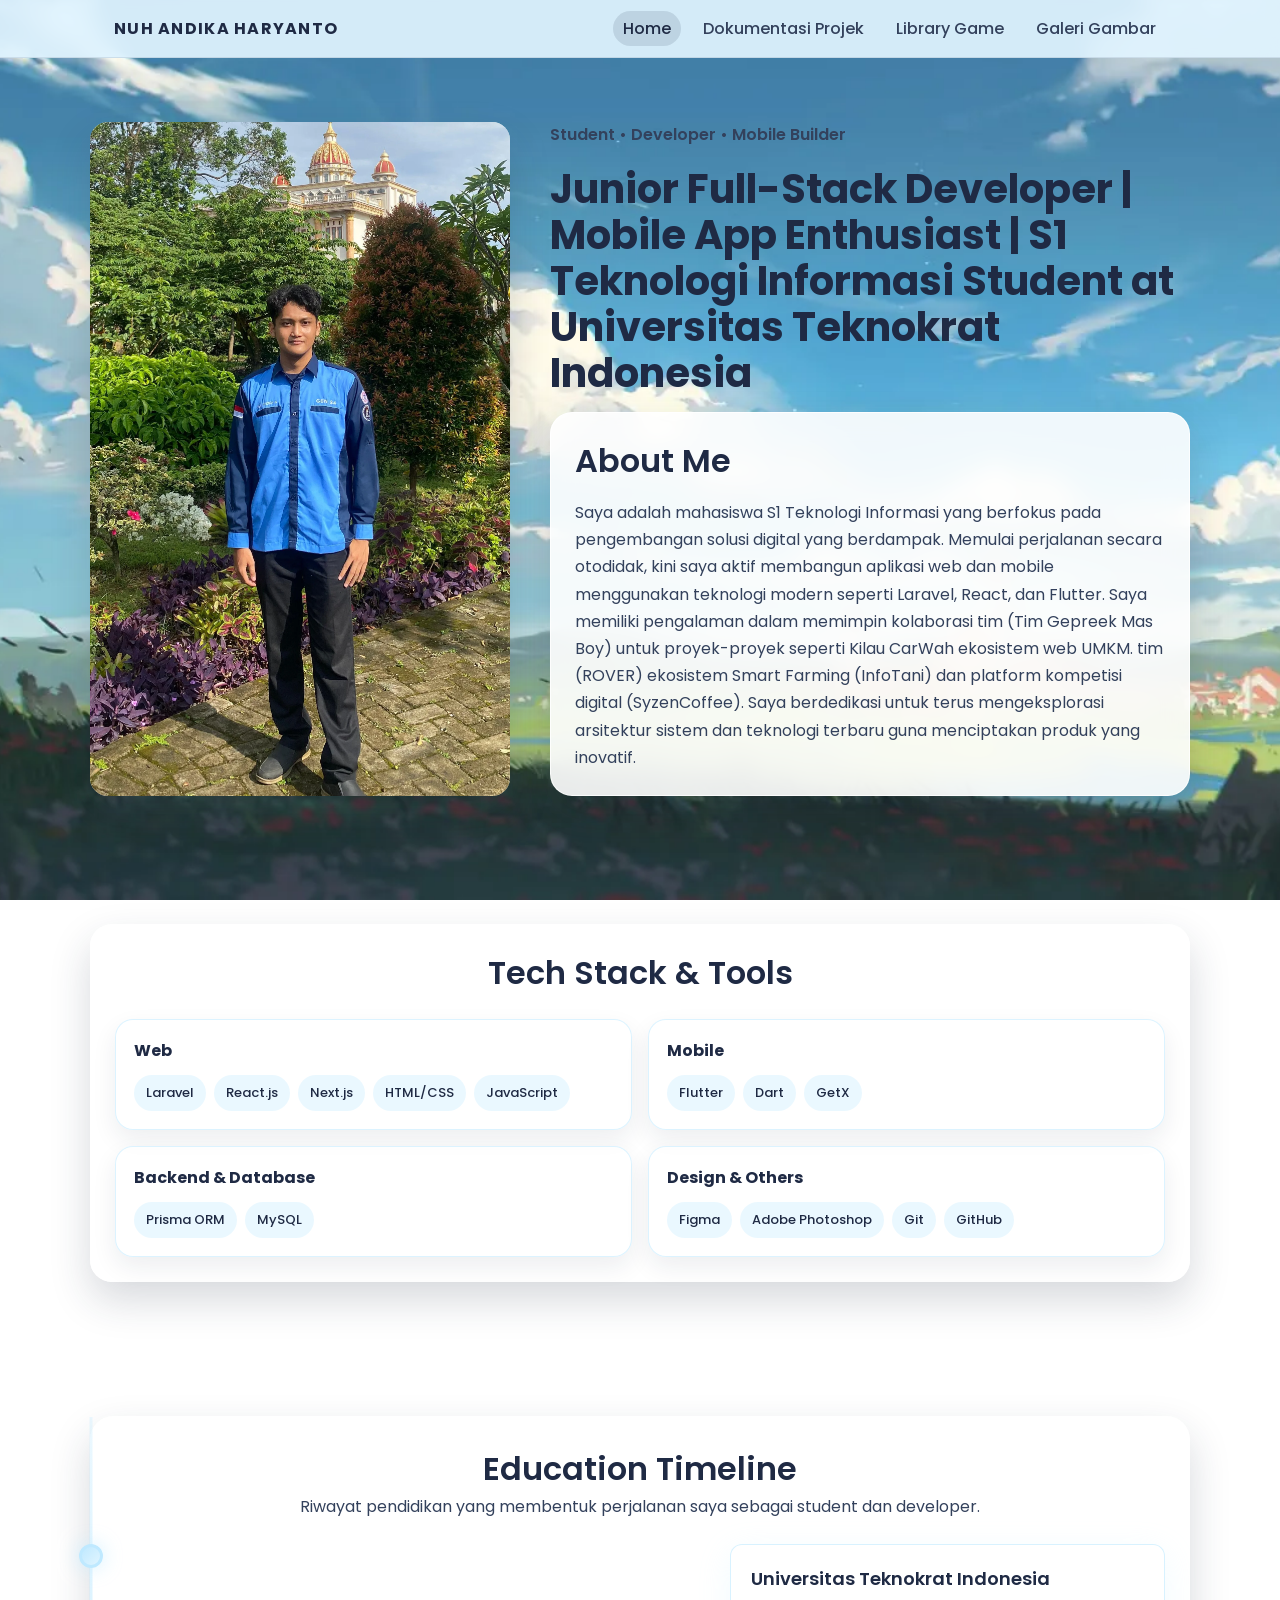
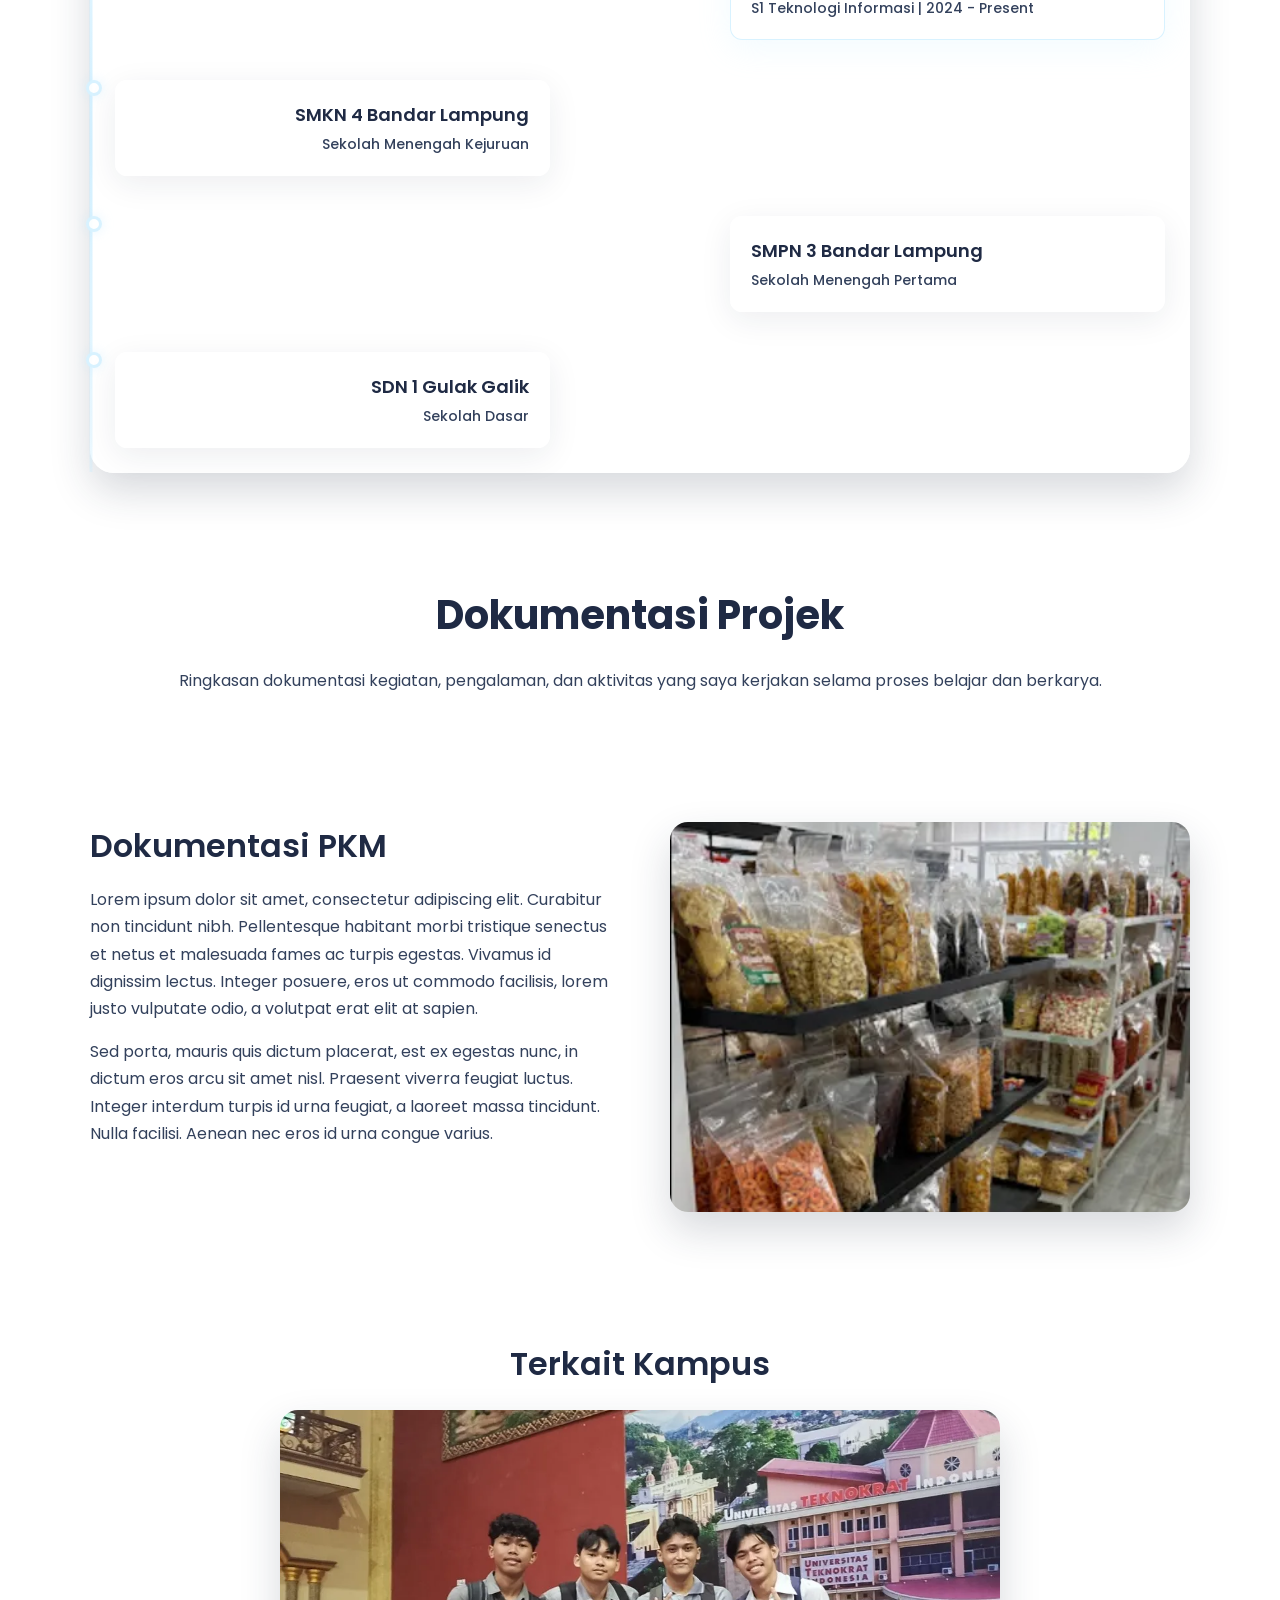
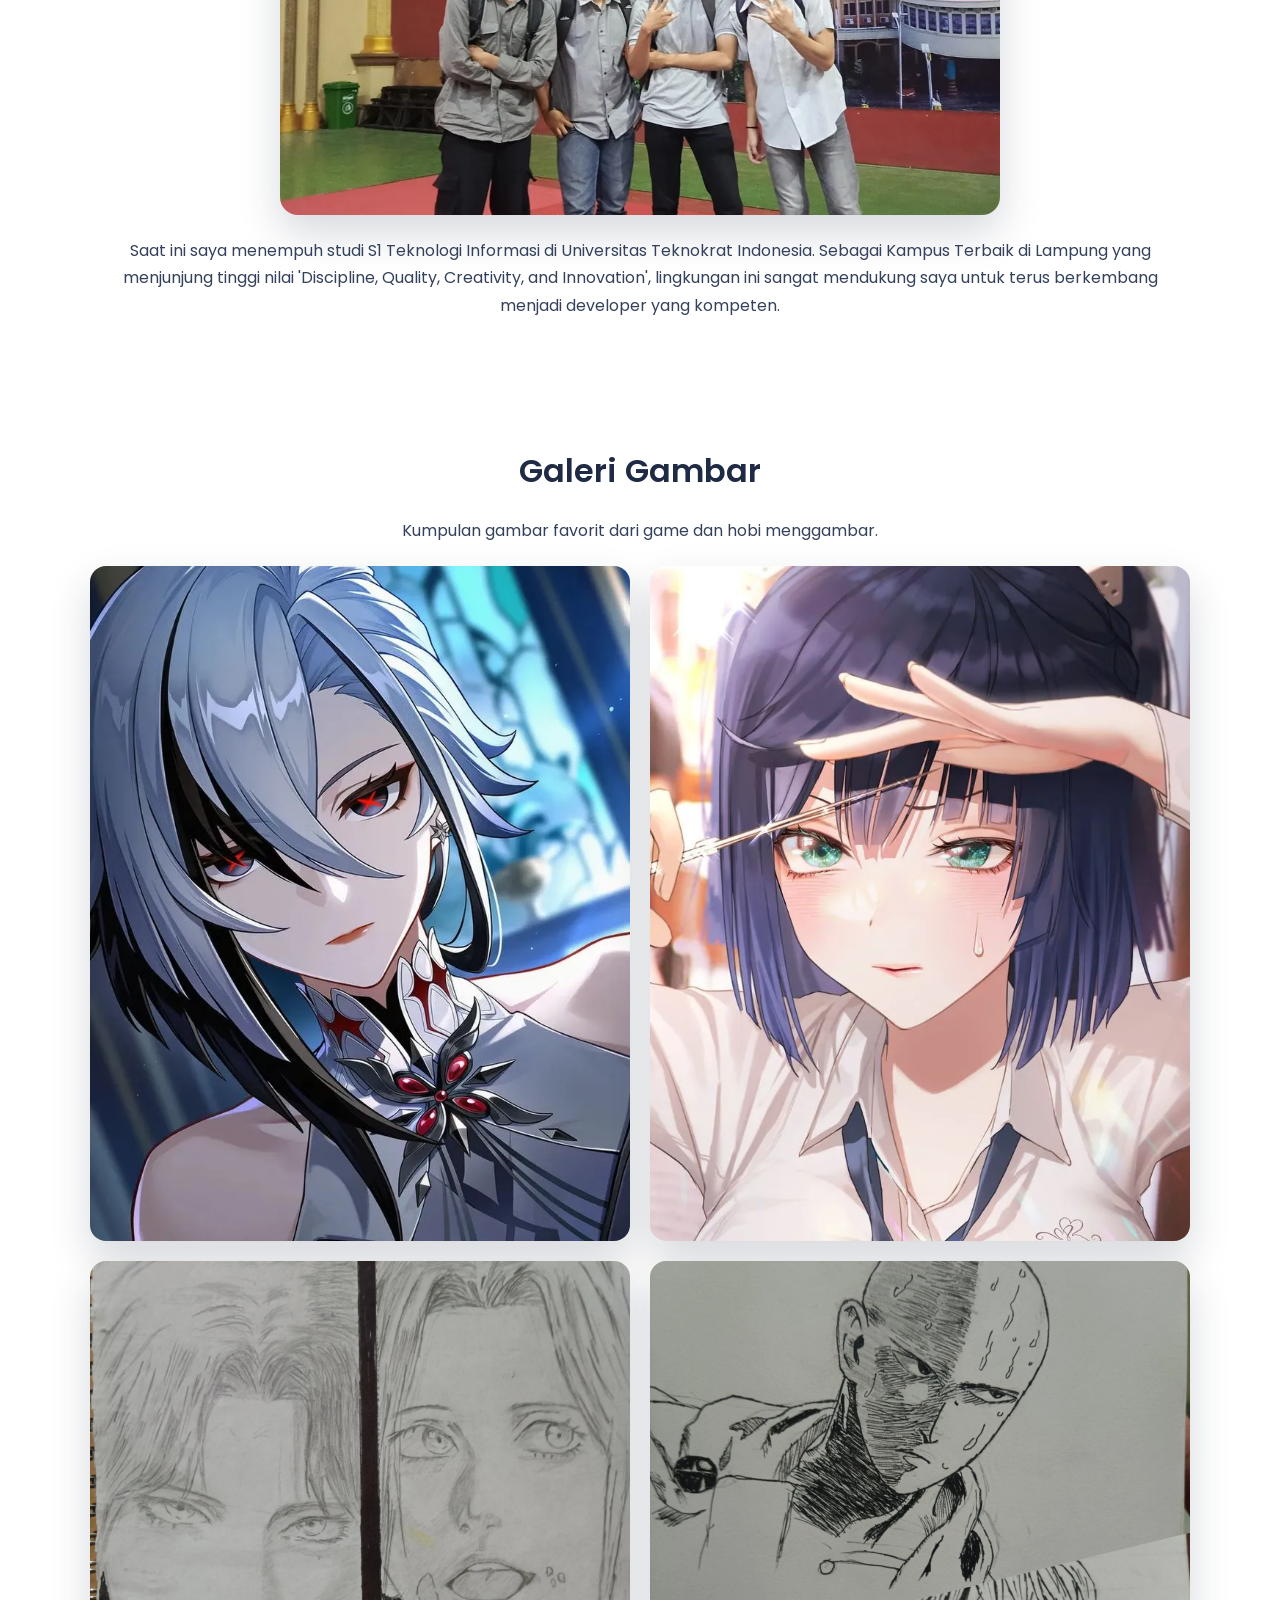
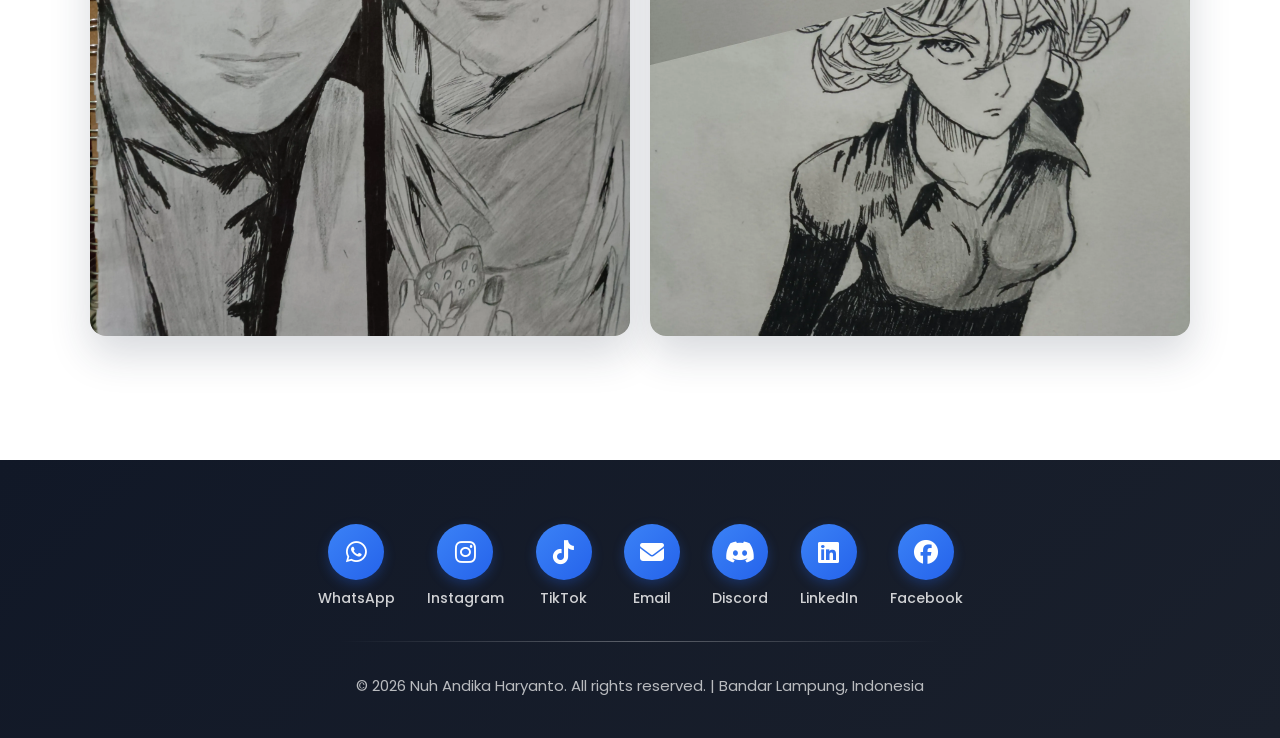
<file: index.html>
<!doctype html>
<html lang="id">
  <head>
    <meta charset="UTF-8" />
    <meta name="viewport" content="width=device-width, initial-scale=1.0" />
    <title>Portofolio | Nuh Andika Haryanto</title>
    <link rel="preconnect" href="https://fonts.googleapis.com" />
    <link rel="preconnect" href="https://fonts.gstatic.com" crossorigin />
    <link
      href="https://fonts.googleapis.com/css2?family=Poppins:wght@300;400;500;600;700&display=swap"
      rel="stylesheet"
    />
    <link
      rel="stylesheet"
      href="https://cdnjs.cloudflare.com/ajax/libs/font-awesome/6.5.1/css/all.min.css"
    />
    <link rel="stylesheet" href="style.css" />
  </head>
  <body class="bg-home">
    <header class="site-header">
      <nav class="navbar" aria-label="Navigasi utama">
        <a class="logo" href="index.html">NUH ANDIKA HARYANTO</a>
        <ul class="nav-links">
          <li><a class="active" href="index.html">Home</a></li>
          <li><a href="dokumentasi.html">Dokumentasi Projek</a></li>
          <li><a href="library.html">Library Game</a></li>
          <li><a href="galeri.html">Galeri Gambar</a></li>
        </ul>
      </nav>
    </header>

    <main id="home">
      <section id="tentang" class="section hero">
        <div class="container split">
          <div class="image-card profile-card">
            <img
              src="Profile.webp"
              alt="Foto profil Nuh Andika Haryanto"
              loading="lazy"
              decoding="async"
            />
          </div>
          <div class="content">
            <p
              class="eyebrow"
              id="typing-text"
              data-text="Student • Developer • Mobile Builder"
            ></p>
            <h1 class="title hero-title">
              Junior Full-Stack Developer | Mobile App Enthusiast | S1
              Teknologi Informasi Student at Universitas Teknokrat Indonesia
            </h1>
            <div class="floating-card about-card">
              <h2 class="section-title">About Me</h2>
              <p class="description">
                Saya adalah mahasiswa S1 Teknologi Informasi yang berfokus
                pada pengembangan solusi digital yang berdampak. Memulai
                perjalanan secara otodidak, kini saya aktif membangun aplikasi
                web dan mobile menggunakan teknologi modern seperti Laravel,
                React, dan Flutter. Saya memiliki pengalaman dalam memimpin
                kolaborasi tim (Tim Gepreek Mas Boy) untuk proyek-proyek seperti Kilau CarWah ekosistem web UMKM.
                tim (ROVER) ekosistem Smart Farming (InfoTani) dan platform kompetisi
                digital (SyzenCoffee). Saya berdedikasi untuk terus
                mengeksplorasi arsitektur sistem dan teknologi terbaru guna
                menciptakan produk yang inovatif.
              </p>
            </div>
          </div>
        </div>
      </section>

      <section class="section tech-stack-section">
        <div class="container">
          <div class="floating-card section-shell">
            <h2 class="section-title center-text">Tech Stack &amp; Tools</h2>
            <div class="stack-grid">
              <article class="stack-card">
                <h3>Web</h3>
                <ul class="stack-list">
                  <li>Laravel</li>
                  <li>React.js</li>
                  <li>Next.js</li>
                  <li>HTML/CSS</li>
                  <li>JavaScript</li>
                </ul>
              </article>
              <article class="stack-card">
                <h3>Mobile</h3>
                <ul class="stack-list">
                  <li>Flutter</li>
                  <li>Dart</li>
                  <li>GetX</li>
                </ul>
              </article>
              <article class="stack-card">
                <h3>Backend &amp; Database</h3>
                <ul class="stack-list">
                  <li>Prisma ORM</li>
                  <li>MySQL</li>
                </ul>
              </article>
              <article class="stack-card">
                <h3>Design &amp; Others</h3>
                <ul class="stack-list">
                  <li>Figma</li>
                  <li>Adobe Photoshop</li>
                  <li>Git</li>
                  <li>GitHub</li>
                </ul>
              </article>
            </div>
          </div>
        </div>
      </section>

      <section class="section education-section">
        <div class="container">
          <div class="timeline-container">
            <div class="section-intro">
              <h2 class="section-title center-text">Education Timeline</h2>
              <p class="description center-text">
                Riwayat pendidikan yang membentuk perjalanan saya sebagai
                student dan developer.
              </p>
            </div>

            <div class="timeline-item timeline-item-active">
              <div class="timeline-node timeline-node-active"></div>
              <div class="timeline-content">
                <div class="timeline-card timeline-card-active">
                  <h3 class="timeline-title">Universitas Teknokrat Indonesia</h3>
                  <p class="timeline-school">
                    S1 Teknologi Informasi | 2024 - Present
                  </p>
                </div>
              </div>
            </div>

            <div class="timeline-item">
              <div class="timeline-node"></div>
              <div class="timeline-content">
                <div class="timeline-card">
                  <h3 class="timeline-title">SMKN 4 Bandar Lampung</h3>
                  <p class="timeline-school">Sekolah Menengah Kejuruan</p>
                </div>
              </div>
            </div>

            <div class="timeline-item">
              <div class="timeline-node"></div>
              <div class="timeline-content">
                <div class="timeline-card">
                  <h3 class="timeline-title">SMPN 3 Bandar Lampung</h3>
                  <p class="timeline-school">Sekolah Menengah Pertama</p>
                </div>
              </div>
            </div>

            <div class="timeline-item">
              <div class="timeline-node"></div>
              <div class="timeline-content">
                <div class="timeline-card">
                  <h3 class="timeline-title">SDN 1 Gulak Galik</h3>
                  <p class="timeline-school">Sekolah Dasar</p>
                </div>
              </div>
            </div>
          </div>
        </div>
      </section>
    </main>

    <script src="script.js"></script>

    <main>
      <section class="section">
        <div class="container center">
          <h1 class="title">Dokumentasi Projek</h1>
          <p class="description">
            Ringkasan dokumentasi kegiatan, pengalaman, dan aktivitas yang saya
            kerjakan selama proses belajar dan berkarya.
          </p>
        </div>
      </section>

      <section class="section pkm">
        <div class="container split reverse">
          <div class="content">
            <h2 class="section-title">Dokumentasi PKM</h2>
            <p class="description">
              Lorem ipsum dolor sit amet, consectetur adipiscing elit. Curabitur
              non tincidunt nibh. Pellentesque habitant morbi tristique senectus
              et netus et malesuada fames ac turpis egestas. Vivamus id
              dignissim lectus. Integer posuere, eros ut commodo facilisis,
              lorem justo vulputate odio, a volutpat erat elit at sapien.
            </p>
            <p class="description">
              Sed porta, mauris quis dictum placerat, est ex egestas nunc, in
              dictum eros arcu sit amet nisl. Praesent viverra feugiat luctus.
              Integer interdum turpis id urna feugiat, a laoreet massa
              tincidunt. Nulla facilisi. Aenean nec eros id urna congue varius.
            </p>
          </div>
          <div class="image-card">
            <img
              src="dokumentasi/pkm1.webp"
              alt="Dokumentasi kegiatan PKM"
              loading="lazy"
              decoding="async"
            />
          </div>
        </div>
      </section>

      <section class="section kampus">
        <div class="container center">
          <h2 class="section-title">Terkait Kampus</h2>
          <div class="image-card campus-card">
            <img
              src="dokumentasi/universitas.webp"
              alt="Kegiatan kampus"
              loading="lazy"
              decoding="async"
            />
          </div>
          <p class="description">
            Saat ini saya menempuh studi S1 Teknologi Informasi di Universitas
            Teknokrat Indonesia. Sebagai Kampus Terbaik di Lampung yang
            menjunjung tinggi nilai 'Discipline, Quality, Creativity, and
            Innovation', lingkungan ini sangat mendukung saya untuk terus
            berkembang menjadi developer yang kompeten.
          </p>
        </div>
      </section>
    </main>

    <script src="script.js"></script>
    <main>
      <section class="section gallery">
        <div class="container center">
          <h1 class="section-title">Galeri Gambar</h1>
          <p class="description">
            Kumpulan gambar favorit dari game dan hobi menggambar.
          </p>
          <div class="gallery-grid">
            <figure class="gallery-item">
              <img
                src="game/karakter10.webp"
                alt="Karakter RPG gaya anime"
                loading="lazy"
                decoding="async"
              />
            </figure>
            <figure class="gallery-item">
              <img
                src="game/karakter15.webp"
                alt="Karakter RPG bergaya futuristik"
                loading="lazy"
                decoding="async"
              />
            </figure>
            <figure class="gallery-item">
              <img
                src="gambar/gambar.webp"
                alt="Sketsa monster"
                loading="lazy"
                decoding="async"
              />
            </figure>
            <figure class="gallery-item">
              <img
                src="gambar/gambar1.webp"
                alt="Sketsa karakter"
                loading="lazy"
                decoding="async"
              />
            </figure>
          </div>
        </div>
      </section>
    </main>

    <!-- PROFESSIONAL FOOTER -->
    <footer class="site-footer">
      <div class="footer-content">
        <!-- Social Media Icons -->
        <div class="social-links">
          <a
            href="https://wa.me/6282175424507"
            target="_blank"
            rel="noopener noreferrer"
            class="social-link"
            aria-label="WhatsApp"
          >
            <div class="social-icon-circle">
              <i class="fab fa-whatsapp"></i>
            </div>
            <span class="social-label">WhatsApp</span>
          </a>
          <a
            href="https://instagram.com/aandzzzzyy"
            target="_blank"
            rel="noopener noreferrer"
            class="social-link"
            aria-label="Instagram"
          >
            <div class="social-icon-circle">
              <i class="fab fa-instagram"></i>
            </div>
            <span class="social-label">Instagram</span>
          </a>
          <a
            href="https://www.tiktok.com/@lexsenio"
            target="_blank"
            rel="noopener noreferrer"
            class="social-link"
            aria-label="TikTok"
          >
            <div class="social-icon-circle">
              <i class="fab fa-tiktok"></i>
            </div>
            <span class="social-label">TikTok</span>
          </a>
          <a
            href="mailto:nuhdika173@gmail.com"
            class="social-link"
            aria-label="Email"
          >
            <div class="social-icon-circle">
              <i class="fas fa-envelope"></i>
            </div>
            <span class="social-label">Email</span>
          </a>
          <a
            href="https://discord.com/users/yujin12026"
            target="_blank"
            rel="noopener noreferrer"
            class="social-link"
            aria-label="Discord"
          >
            <div class="social-icon-circle">
              <i class="fab fa-discord"></i>
            </div>
            <span class="social-label">Discord</span>
          </a>
          <a
            href="https://www.linkedin.com/in/nuh-andika-haryanto"
            target="_blank"
            rel="noopener noreferrer"
            class="social-link"
            aria-label="LinkedIn"
          >
            <div class="social-icon-circle">
              <i class="fab fa-linkedin"></i>
            </div>
            <span class="social-label">LinkedIn</span>
          </a>
          <a
            href="https://www.facebook.com/nuh.dika.39"
            target="_blank"
            rel="noopener noreferrer"
            class="social-link"
            aria-label="Facebook"
          >
            <div class="social-icon-circle">
              <i class="fab fa-facebook"></i>
            </div>
            <span class="social-label">Facebook</span>
          </a>
        </div>

        <!-- Divider -->
        <div class="footer-divider"></div>

        <!-- Copyright -->
        <p class="footer-copyright">
          &copy; 2026 Nuh Andika Haryanto. All rights reserved. | Bandar
          Lampung, Indonesia
        </p>
      </div>
    </footer>

    <script src="script.js"></script>
    <script src="responsive-bg.js"></script>
  </body>
</html>
</file>
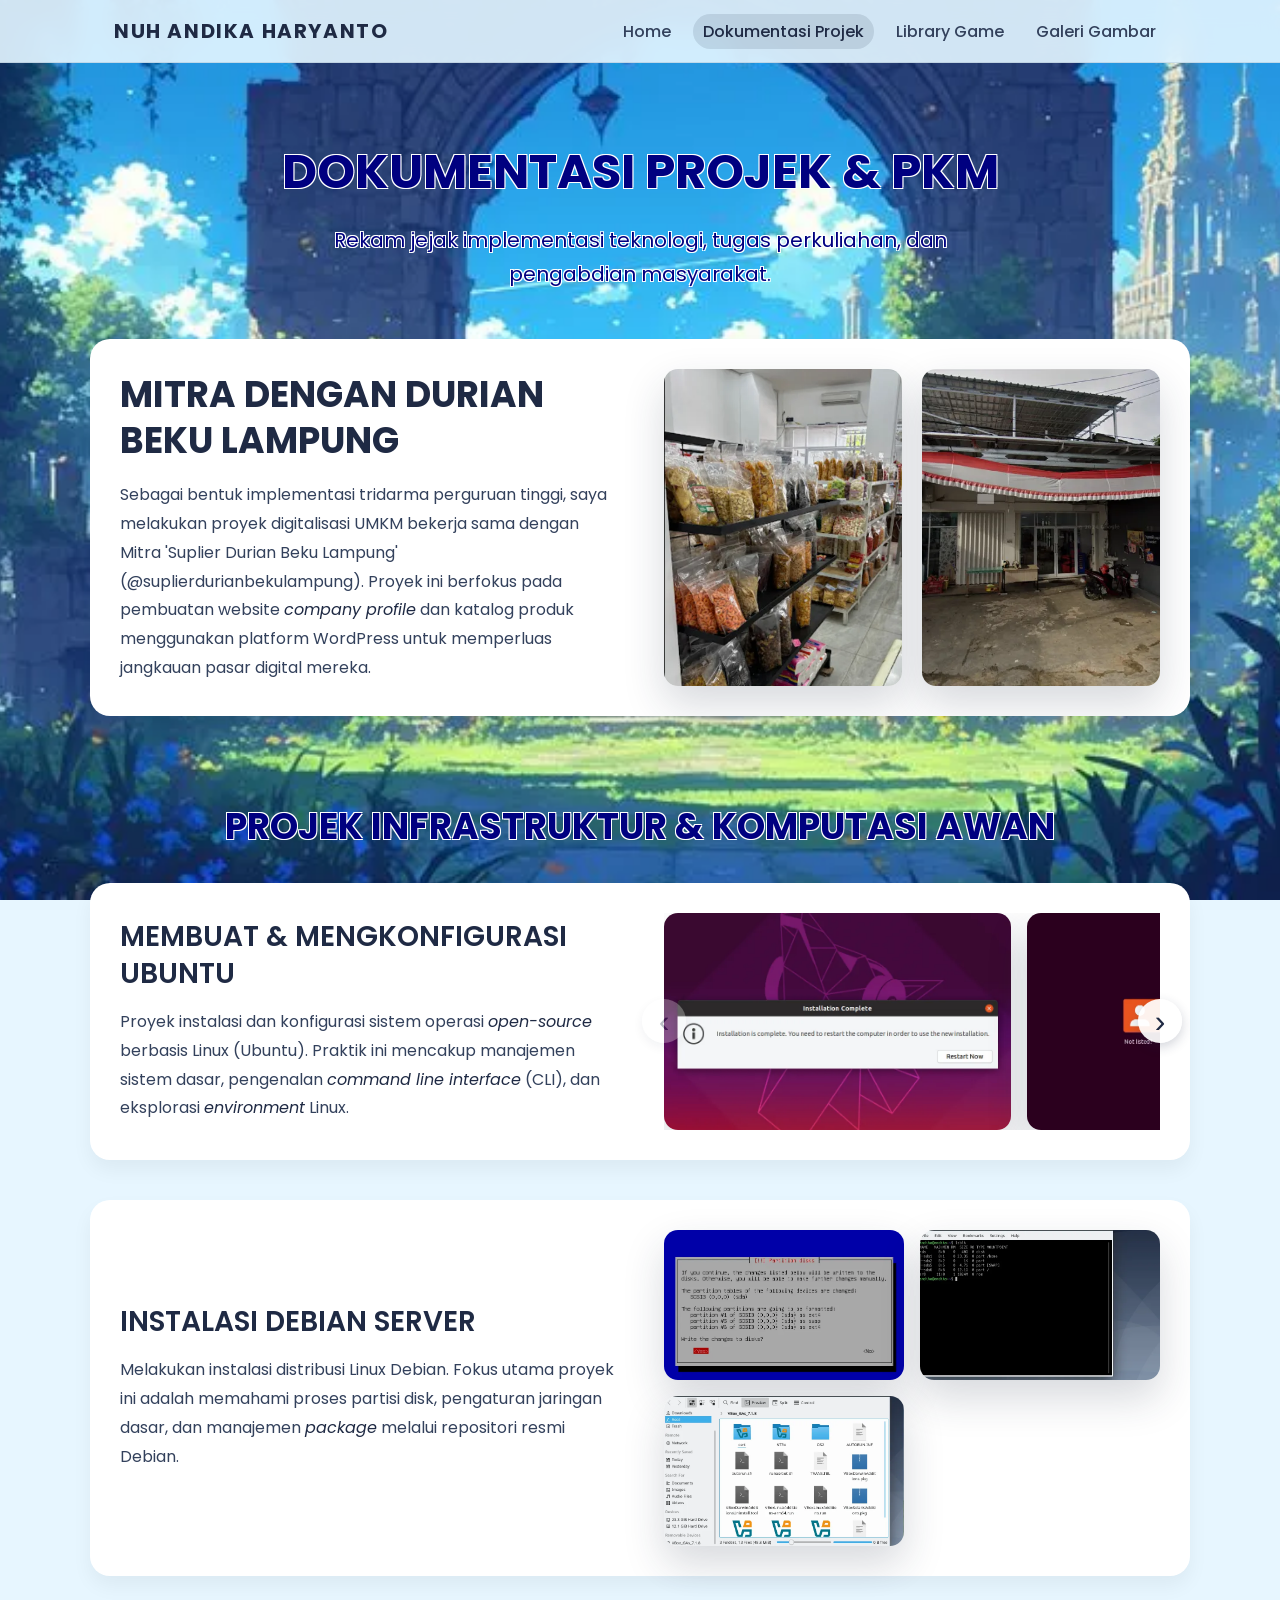
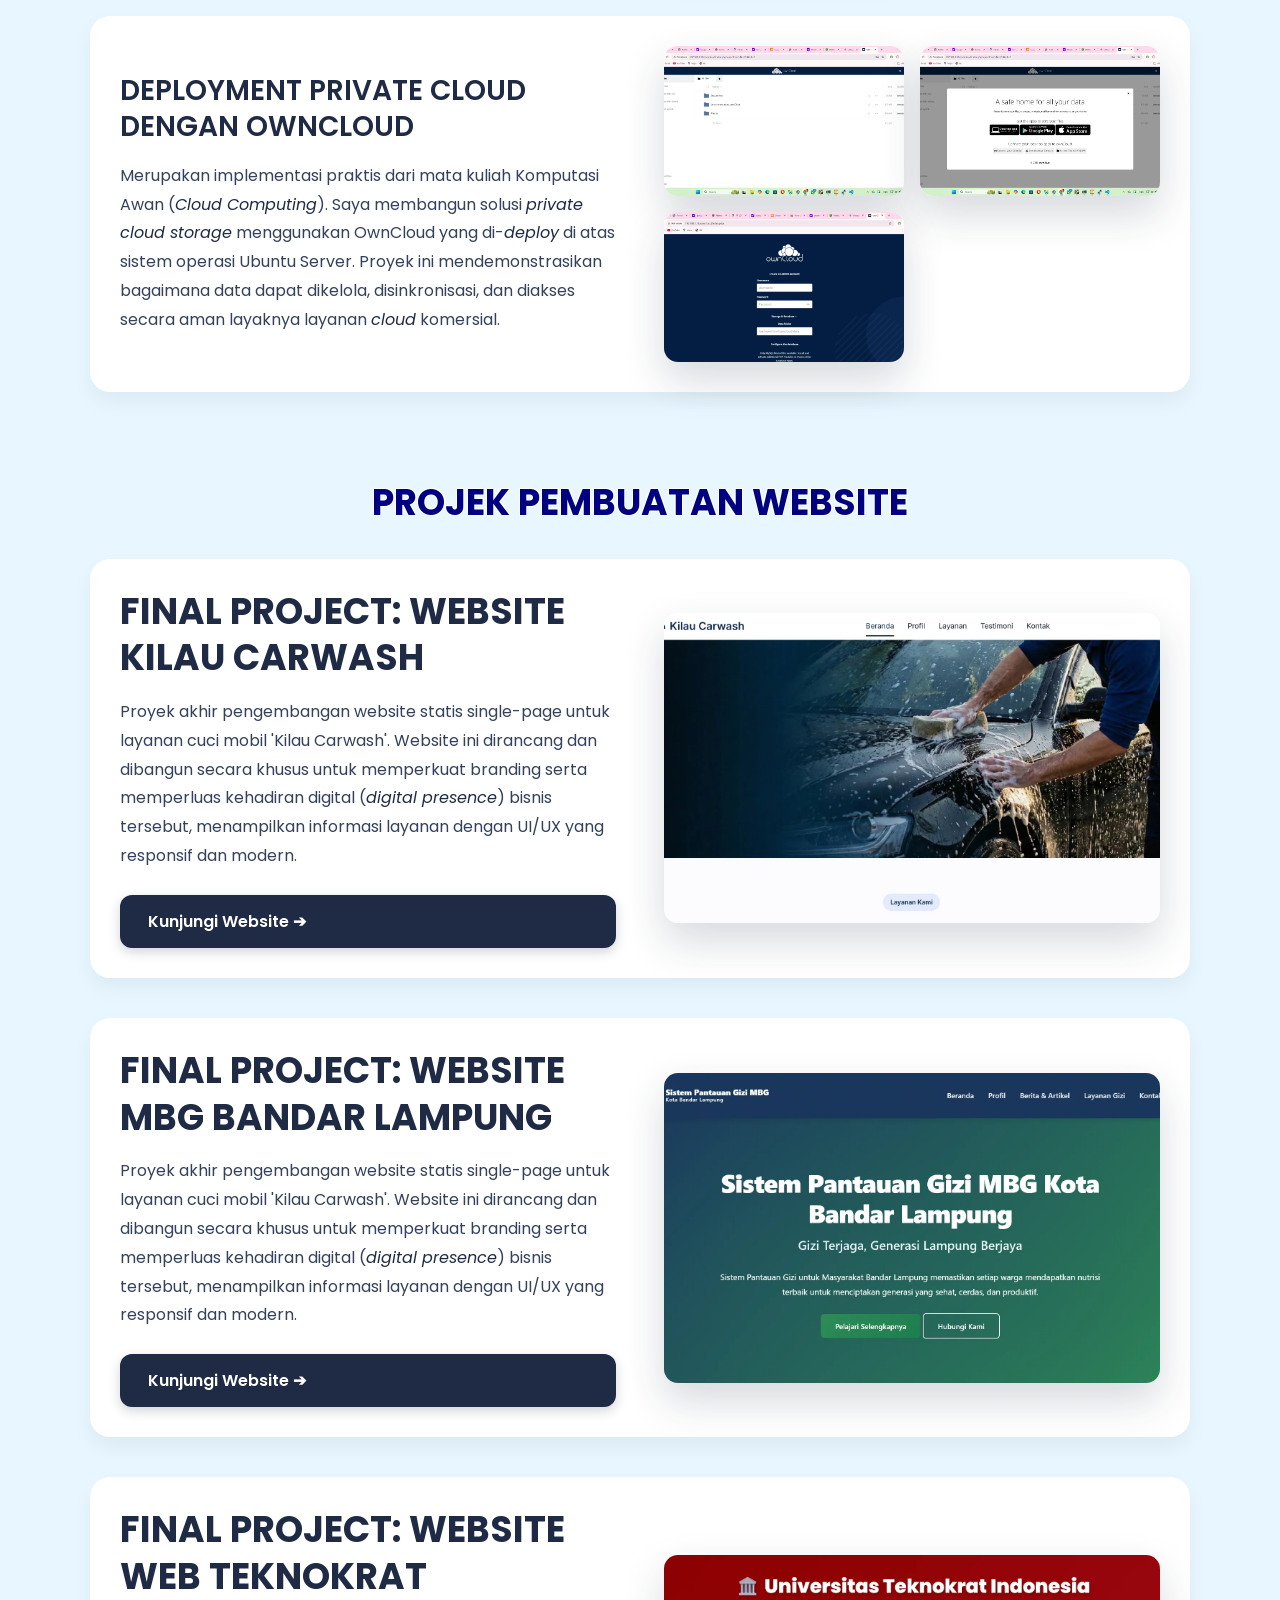
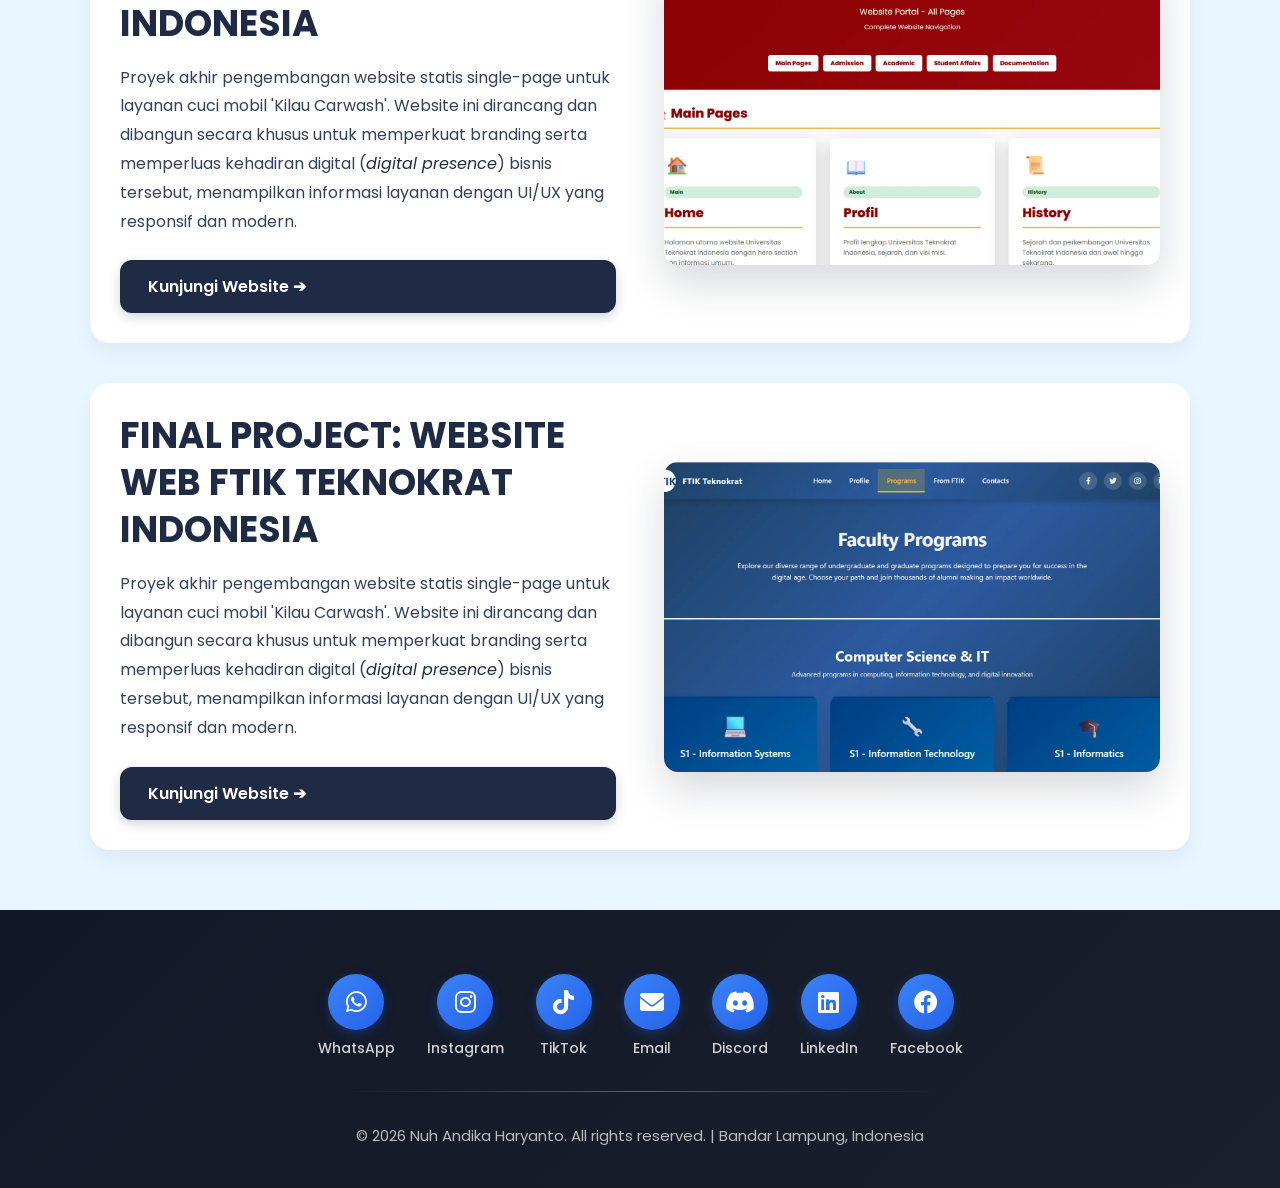
<file: dokumentasi.html>
<!doctype html>
<html lang="id">
  <head>
    <meta charset="UTF-8" />
    <meta name="viewport" content="width=device-width, initial-scale=1.0" />
    <title > Dokumentasi Projek & PKM | Portofolio</title>
    <link rel="preconnect" href="https://fonts.googleapis.com" />
    <link rel="preconnect" href="https://fonts.gstatic.com" crossorigin />
    <link
      href="https://fonts.googleapis.com/css2?family=Poppins:wght@300;400;500;600;700&display=swap"
      rel="stylesheet"
    />
    <link
      rel="stylesheet"
      href="https://cdnjs.cloudflare.com/ajax/libs/font-awesome/6.0.0/css/all.min.css"
    />
    <link rel="stylesheet" href="style-dokumentasi.css" />
  </head>
  <body class="bg-dokumentasi">
    <!-- NAVBAR -->
    <header class="site-header">
      <nav class="navbar" aria-label="Navigasi utama">
        <a class="logo" href="index.html">NUH ANDIKA HARYANTO</a>
        <ul class="nav-links">
          <li><a href="index.html">Home</a></li>
          <li>
            <a class="active" href="dokumentasi.html">Dokumentasi Projek</a>
          </li>
          <li><a href="library.html">Library Game</a></li>
          <li><a href="galeri.html">Galeri Gambar</a></li>
        </ul>
      </nav>
    </header>

    <main>
      <!-- PAGE HEADER -->
      <section class="section page-header">
        <div class="container center">
          <h1 class="title" style="color: navy;text-shadow: -1px -1px 0 #ffffff, 1px -1px 0 #ffffff, -1px 1px 0 #ffffff, 1px 1px 0 #ffffff;">DOKUMENTASI PROJEK & PKM</h1>
          <p class="subtitle" style="color: navy;text-shadow: -1px -1px 0 #ffffff, 1px -1px 0 #ffffff, -1px 1px 0 #ffffff, 1px 1px 0 #ffffff;">
            Rekam jejak implementasi teknologi, tugas perkuliahan, dan
            pengabdian masyarakat.
          </p>
        </div>
      </section>

      <!-- SECTION A: PKM - ZIG-ZAG LAYOUT 1 (Text Left, Images Right) -->
      <section class="section pkm-section">
        <div class="container">
          <div class="project-card split">
            <div class="content">
              <h2 class="section-title">MITRA DENGAN DURIAN BEKU LAMPUNG</h2>
              <p class="description">
                Sebagai bentuk implementasi tridarma perguruan tinggi, saya
                melakukan proyek digitalisasi UMKM bekerja sama dengan Mitra
                'Suplier Durian Beku Lampung' (@suplierdurianbekulampung). Proyek
                ini berfokus pada pembuatan website <em>company profile</em> dan
                katalog produk menggunakan platform WordPress untuk memperluas
                jangkauan pasar digital mereka.
              </p>
            </div>
            <div class="portrait-grid">
              <div class="portrait-item">
                <img
                  src="dokumentasi/pkm1.webp"
                  alt="Dokumentasi PKM - Durian Beku Lampung 1"
                  loading="lazy"
                  decoding="async"
                />
              </div>
              <div class="portrait-item">
                <img
                  src="dokumentasi/pkm2.webp"
                  alt="Dokumentasi PKM - Durian Beku Lampung 2"
                  loading="lazy"
                  decoding="async"
                />
              </div>
            </div>
          </div>
        </div>
      </section>

      <!-- SECTION B: IT INFRASTRUCTURE PROJECTS -->
      <section class="section projects-header">
        <div class="container center">
          <h2 class="section-title" style="color: navy;text-shadow: -1px -1px 0 #ffffff, 1px -1px 0 #ffffff, -1px 1px 0 #ffffff, 1px 1px 0 #ffffff;">PROJEK INFRASTRUKTUR & KOMPUTASI AWAN</h2>
        </div>
      </section>

      <!-- SUB-SECTION B1: UBUNTU (Text Left, Scrolling Gallery Right) -->
      <section class="section ubuntu-section">
        <div class="container">
          <div class="project-card split">
            <div class="content">
              <h3 class="subsection-title">MEMBUAT & MENGKONFIGURASI UBUNTU</h3>
              <p class="description">
                Proyek instalasi dan konfigurasi sistem operasi
                <em>open-source</em> berbasis Linux (Ubuntu). Praktik ini mencakup
                manajemen sistem dasar, pengenalan
                <em>command line interface</em> (CLI), dan eksplorasi
                <em>environment</em> Linux.
              </p>
            </div>
            <div class="gallery-container">
              <button
                class="gallery-nav gallery-nav-left"
                aria-label="Scroll left"
              >
                &#8249;
              </button>
              <div class="horizontal-gallery" id="ubuntuGallery">
                <div class="gallery-slide">
                  <img
                    src="dokumentasi/ubuntu1.webp"
                    alt="Ubuntu Screenshot 1"
                    loading="lazy"
                    decoding="async"
                  />
                </div>
                <div class="gallery-slide">
                  <img
                    src="dokumentasi/ubuntu2.webp"
                    alt="Ubuntu Screenshot 2"
                    loading="lazy"
                    decoding="async"
                  />
                </div>
                <div class="gallery-slide">
                  <img
                    src="dokumentasi/ubuntu3.webp"
                    alt="Ubuntu Screenshot 3"
                    loading="lazy"
                    decoding="async"
                  />
                </div>
                <div class="gallery-slide">
                  <img
                    src="dokumentasi/ubuntu4.webp"
                    alt="Ubuntu Screenshot 4"
                    loading="lazy"
                    decoding="async"
                  />
                </div>
              </div>
              <button
                class="gallery-nav gallery-nav-right"
                aria-label="Scroll right"
              >
                &#8250;
              </button>
            </div>
          </div>
        </div>
      </section>

      <!-- SUB-SECTION B2: DEBIAN (Images Left, Text Right) -->
      <section class="section debian-section">
        <div class="container">
          <div class="project-card split reverse">
            <div class="image-stack">
              <div class="stack-item">
                <img
                  src="dokumentasi/debian1.webp"
                  alt="Debian Installation Screenshot 1"
                  loading="lazy"
                  decoding="async"
                />
              </div>
              <div class="stack-item">
                <img
                  src="dokumentasi/debian2.webp"
                  alt="Debian Installation Screenshot 2"
                  loading="lazy"
                  decoding="async"
                />
              </div>
              <div class="stack-item">
                <img
                  src="dokumentasi/debian3.webp"
                  alt="Debian Installation Screenshot 3"
                  loading="lazy"
                  decoding="async"
                />
              </div>
            </div>
            <div class="content">
              <h3 class="subsection-title">INSTALASI DEBIAN SERVER</h3>
              <p class="description">
                Melakukan instalasi distribusi Linux Debian. Fokus utama proyek
                ini adalah memahami proses partisi disk, pengaturan jaringan
                dasar, dan manajemen <em>package</em> melalui repositori resmi
                Debian.
              </p>
            </div>
          </div>
        </div>
      </section>

      <!-- SUB-SECTION B3: OWNCLOUD (Text Left, Images Right) -->
      <section class="section owncloud-section">
        <div class="container">
          <div class="project-card split">
            <div class="content">
              <h3 class="subsection-title">
                DEPLOYMENT PRIVATE CLOUD DENGAN OWNCLOUD
              </h3>
              <p class="description">
                Merupakan implementasi praktis dari mata kuliah Komputasi Awan
                (<em>Cloud Computing</em>). Saya membangun solusi
                <em>private cloud storage</em> menggunakan OwnCloud yang di-<em
                  >deploy</em
                >
                di atas sistem operasi Ubuntu Server. Proyek ini mendemonstrasikan
                bagaimana data dapat dikelola, disinkronisasi, dan diakses secara
                aman layaknya layanan <em>cloud</em> komersial.
              </p>
            </div>
            <div class="image-stack">
              <div class="stack-item">
                <img
                  src="dokumentasi/one cloude.webp"
                  alt="OwnCloud Dashboard Screenshot 1"
                  loading="lazy"
                  decoding="async"
                />
              </div>
              <div class="stack-item">
                <img
                  src="dokumentasi/one cloude2.webp"
                  alt="OwnCloud Dashboard Screenshot 2"
                  loading="lazy"
                  decoding="async"
                />
              </div>
              <div class="stack-item">
                <img
                  src="dokumentasi/one cloude3.webp"
                  alt="OwnCloud Dashboard Screenshot 3"
                  loading="lazy"
                  decoding="async"
                />
              </div>
            </div>
          </div>
        </div>
      </section>
    </main>

    <section class="section projects-header">
      <div class="container center">
        <h2 class="section-title" style="color: navy;text-shadow: -1px -1px 0 #ffffff, 1px -1px 0 #ffffff, -1px 1px 0 #ffffff, 1px 1px 0 #ffffff;">PROJEK PEMBUATAN WEBSITE</h2>
      </div>
    </section>
    <!-- WEB DEVELOPMENT PROJECT: KILAU CARWASH - ZIG-ZAG LAYOUT 2 (Image Left, Text Right) -->
    <section class="section kilau-section">
      <div class="container">
        <div class="project-card split reverse">
          <div class="project-image-container">
            <img
              src="dokumentasi/Web Kilau CaarWash.webp"
              alt="Website Kilau Carwash - Final Project"
              loading="lazy"
              decoding="async"
              class="project-mockup"
            />
          </div>
          <div class="content">
            <h2 class="section-title">FINAL PROJECT: WEBSITE KILAU CARWASH</h2>
            <p class="description">
              Proyek akhir pengembangan website statis single-page untuk layanan
              cuci mobil 'Kilau Carwash'. Website ini dirancang dan dibangun
              secara khusus untuk memperkuat branding serta memperluas kehadiran
              digital (<em>digital presence</em>) bisnis tersebut, menampilkan
              informasi layanan dengan UI/UX yang responsif dan modern.
            </p>
            <a
              href="https://kilau-caar-wash.netlify.app/"
              target="_blank"
              rel="noopener noreferrer"
              class="cta-button"
            >
              Kunjungi Website ➔
            </a>
          </div>
        </div>
      </div>
    </section>
    <!-- WEB DEVELOPMENT PROJECT: KILAU CARWASH - ZIG-ZAG LAYOUT 2 (Image Left, Text Right) -->
    <section class="section kilau-section">
      <div class="container">
        <div class="project-card split reverse">
          <div class="project-image-container">
            <img
              src="dokumentasi/MBG Bandar Lampung.webp"
              alt="Website MBG Bandar Lampung - Final Project"
              loading="lazy"
              decoding="async"
              class="project-mockup"
            />
          </div>
          <div class="content">
            <h2 class="section-title">
              FINAL PROJECT: WEBSITE MBG BANDAR LAMPUNG
            </h2>
            <p class="description">
              Proyek akhir pengembangan website statis single-page untuk layanan
              cuci mobil 'Kilau Carwash'. Website ini dirancang dan dibangun
              secara khusus untuk memperkuat branding serta memperluas kehadiran
              digital (<em>digital presence</em>) bisnis tersebut, menampilkan
              informasi layanan dengan UI/UX yang responsif dan modern.
            </p>
            <a
              href="https://pemantauan-gizi-mbg-kotabandar-lampun.netlify.app/"
              target="_blank"
              rel="noopener noreferrer"
              class="cta-button"
            >
              Kunjungi Website ➔
            </a>
          </div>
        </div>
      </div>
    </section>
    <!-- WEB DEVELOPMENT PROJECT: KILAU CARWASH - ZIG-ZAG LAYOUT 2 (Image Left, Text Right) -->
    <section class="section kilau-section">
      <div class="container">
        <div class="project-card split reverse">
          <div class="project-image-container">
            <img
              src="dokumentasi/Web Teknokrat.webp"
              alt="Website MBG Bandar Lampung - Final Project"
              loading="lazy"
              decoding="async"
              class="project-mockup"
            />
          </div>
          <div class="content">
            <h2 class="section-title">
              FINAL PROJECT: WEBSITE WEB TEKNOKRAT INDONESIA
            </h2>
            <p class="description">
              Proyek akhir pengembangan website statis single-page untuk layanan
              cuci mobil 'Kilau Carwash'. Website ini dirancang dan dibangun
              secara khusus untuk memperkuat branding serta memperluas kehadiran
              digital (<em>digital presence</em>) bisnis tersebut, menampilkan
              informasi layanan dengan UI/UX yang responsif dan modern.
            </p>
            <a
              href="https://web-teknokrat-indonesia.netlify.app/"
              target="_blank"
              rel="noopener noreferrer"
              class="cta-button"
            >
              Kunjungi Website ➔
            </a>
          </div>
        </div>
      </div>
    </section>
    <!-- WEB DEVELOPMENT PROJECT: KILAU CARWASH - ZIG-ZAG LAYOUT 2 (Image Left, Text Right) -->
    <section class="section kilau-section">
      <div class="container">
        <div class="project-card split reverse">
          <div class="project-image-container">
            <img
              src="dokumentasi/FTIK Tekno.webp"
              alt="Website MBG Bandar Lampung - Final Project"
              loading="lazy"
              decoding="async"
              class="project-mockup"
            />
          </div>
          <div class="content">
            <h2 class="section-title">
              FINAL PROJECT: WEBSITE WEB FTIK TEKNOKRAT INDONESIA
            </h2>
            <p class="description">
              Proyek akhir pengembangan website statis single-page untuk layanan
              cuci mobil 'Kilau Carwash'. Website ini dirancang dan dibangun
              secara khusus untuk memperkuat branding serta memperluas kehadiran
              digital (<em>digital presence</em>) bisnis tersebut, menampilkan
              informasi layanan dengan UI/UX yang responsif dan modern.
            </p>
            <a
              href="https://web-ftik-teknokrat-indonesia.netlify.app/"
              target="_blank"
              rel="noopener noreferrer"
              class="cta-button"
            >
              Kunjungi Website ➔
            </a>
          </div>
        </div>
      </div>
    </section>

    <!-- PROFESSIONAL FOOTER -->
    <footer class="site-footer">
      <div class="footer-content">
        <!-- Social Media Icons -->
        <div class="social-links">
          <a
            href="https://wa.me/6282175424507"
            target="_blank"
            rel="noopener noreferrer"
            class="social-link"
            aria-label="WhatsApp"
          >
            <div class="social-icon-circle">
              <i class="fab fa-whatsapp"></i>
            </div>
            <span class="social-label">WhatsApp</span>
          </a>
          <a
            href="https://instagram.com/aandzzzzyy"
            target="_blank"
            rel="noopener noreferrer"
            class="social-link"
            aria-label="Instagram"
          >
            <div class="social-icon-circle">
              <i class="fab fa-instagram"></i>
            </div>
            <span class="social-label">Instagram</span>
          </a>
          <a
            href="https://www.tiktok.com/@lexsenio"
            target="_blank"
            rel="noopener noreferrer"
            class="social-link"
            aria-label="TikTok"
          >
            <div class="social-icon-circle">
              <i class="fab fa-tiktok"></i>
            </div>
            <span class="social-label">TikTok</span>
          </a>
          <a
            href="mailto:nuhdika173@gmail.com"
            class="social-link"
            aria-label="Email"
          >
            <div class="social-icon-circle">
              <i class="fas fa-envelope"></i>
            </div>
            <span class="social-label">Email</span>
          </a>
          <a href="#" class="social-link" aria-label="Discord">
            <div class="social-icon-circle">
              <i class="fab fa-discord"></i>
            </div>
            <span class="social-label">Discord</span>
          </a>
          <a href="#" class="social-link" aria-label="LinkedIn">
            <div class="social-icon-circle">
              <i class="fab fa-linkedin"></i>
            </div>
            <span class="social-label">LinkedIn</span>
          </a>
          <a href="#" class="social-link" aria-label="Facebook">
            <div class="social-icon-circle">
              <i class="fab fa-facebook"></i>
            </div>
            <span class="social-label">Facebook</span>
          </a>
        </div>

        <!-- Divider -->
        <div class="footer-divider"></div>

        <!-- Copyright -->
        <p class="footer-copyright">
          &copy; 2026 Nuh Andika Haryanto. All rights reserved. | Bandar
          Lampung, Indonesia
        </p>
      </div>
    </footer>

    <script src="script-dokumentasi.js"></script>
    <script src="responsive-bg.js"></script>
  </body>
</html>
</file>
<file: style.css>
:root {
  --text-main: #1f2a44;
  --text-soft: #33415c;
  --surface: rgba(255, 255, 255, 0.72);
  --shadow: 0 18px 40px rgba(31, 42, 68, 0.18);
  /* Change gradient colors here */
  --bg-start: #bfe9ff;
  --bg-end: #e1f5ff;
}

* {
  box-sizing: border-box;
  margin: 0;
  padding: 0;
}

html {
  width: 100%;
  height: 100%;
  margin: 0;
  padding: 0;
  scroll-behavior: smooth;
}

body {
  font-family: "Poppins", sans-serif;
  color: var(--text-main);
  background-color: #e7f6ff;
  width: 100%;
  min-height: 100vh;
  margin: 0;
  padding: 0;
  position: relative;
  overflow-x: hidden;
}

body::before {
  content: "";
  position: fixed;
  inset: 0;
  background-repeat: no-repeat;
  background-size: cover;
  background-position: center center;
  z-index: 0;
  pointer-events: none;
}

body > * {
  position: relative;
  z-index: 1;
}

body.bg-home::before {
  background-image:
    url("game/banner5.webp");
}

body.bg-home {
  background-color: transparent;
}

body.bg-gambar::before {
  background-image:
    linear-gradient(180deg, rgba(10, 24, 45, 0.28), rgba(10, 24, 45, 0.48)),
    url("game/banner7.webp");
}

@media (max-width: 1023px) {
  body::before {
    background-position: center top;
  }
}




img {
  width: 100%;
  height: 100%;
  object-fit: cover;
  display: block;
}

/* Image URLs are set in index.html (img src). Update them there when needed. */

.site-header {
  position: sticky;
  top: 0;
  z-index: 10;
  background: rgba(225, 245, 255, 0.92);
  -webkit-backdrop-filter: blur(10px);
  backdrop-filter: blur(10px);
  border-bottom: 1px solid rgba(31, 42, 68, 0.1);
}

.navbar {
  display: flex;
  align-items: center;
  justify-content: space-between;
  gap: 16px;
  padding: 16px 24px;
  max-width: 1100px;
  margin: 0 auto;
}

.logo {
  font-weight: 700;
  letter-spacing: 0.08em;
  color: var(--text-main);
  text-decoration: none;
}

.nav-links {
  list-style: none;
  display: flex;
  flex-wrap: wrap;
  gap: 12px;
}

.nav-links a {
  text-decoration: none;
  color: var(--text-soft);
  font-weight: 500;
  padding: 6px 10px;
  border-radius: 999px;
  transition:
    background 0.2s ease,
    color 0.2s ease;
}

.nav-links a.active,
.nav-links a:hover {
  background: rgba(31, 42, 68, 0.12);
  color: var(--text-main);
}

.section {
  padding: 64px 24px;
  scroll-margin-top: 90px;
}

.anchor {
  display: block;
  height: 0;
  scroll-margin-top: 90px;
}

.container {
  max-width: 1100px;
  margin: 0 auto;
}

.split {
  display: flex;
  flex-direction: column;
  gap: 28px;
  align-items: center;
}

.split.reverse {
  flex-direction: column-reverse;
}

.center {
  text-align: center;
  display: flex;
  flex-direction: column;
  gap: 22px;
  align-items: center;
}

.image-card {
  width: 100%;
  max-width: 520px;
  aspect-ratio: 4 / 3;
  border-radius: 18px;
  overflow: hidden;
  box-shadow: var(--shadow);
  background: var(--surface);
}

.profile-card {
  max-width: 420px;
  aspect-ratio: 3 / 4;
}

.campus-card {
  max-width: 720px;
  aspect-ratio: 16 / 9;
}

.content {
  width: 100%;
  max-width: 520px;
  display: flex;
  flex-direction: column;
  gap: 16px;
}

.hero-title {
  line-height: 1.15;
}

.floating-card {
  background: rgba(255, 255, 255, 0.9);
  -webkit-backdrop-filter: blur(12px);
  backdrop-filter: blur(12px);
  border: 1px solid rgba(255, 255, 255, 0.8);
  border-radius: 22px;
  box-shadow: var(--shadow);
  padding: 24px;
}

.about-card {
  display: flex;
  flex-direction: column;
  gap: 14px;
}

.section-shell {
  display: flex;
  flex-direction: column;
  gap: 22px;
}

.center-text {
  text-align: center;
}

.stack-grid {
  display: grid;
  grid-template-columns: repeat(auto-fit, minmax(220px, 1fr));
  gap: 16px;
}

.stack-card {
  background: rgba(255, 255, 255, 0.82);
  border: 1px solid rgba(191, 233, 255, 0.55);
  border-radius: 18px;
  padding: 18px;
  box-shadow: 0 10px 24px rgba(31, 42, 68, 0.08);
}

.stack-card h3 {
  font-size: 16px;
  color: var(--text-main);
  margin-bottom: 12px;
}

.stack-list {
  list-style: none;
  display: flex;
  flex-wrap: wrap;
  gap: 8px;
}

.stack-list li {
  background: rgba(191, 233, 255, 0.32);
  color: var(--text-main);
  padding: 8px 12px;
  border-radius: 999px;
  font-size: 13px;
  font-weight: 500;
}

.project-card {
  background: rgba(255, 255, 255, 0.9);
  border-radius: 20px;
  padding: 30px;
  margin-bottom: 40px;
  box-shadow: 0 10px 20px rgba(0, 0, 0, 0.05);
  display: flex;
  flex-wrap: wrap;
  gap: 20px;
  align-items: center;
}

.project-card .content,
.project-card .portrait-grid,
.project-card .gallery-container,
.project-card .image-stack,
.project-card .project-image-container {
  flex: 1;
}

.eyebrow {
  font-weight: 600;
  color: var(--text-soft);
  min-height: 28px;
}

.title {
  font-size: clamp(28px, 4vw, 40px);
}

.subtitle {
  font-size: clamp(16px, 2vw, 20px);
  font-weight: 400;
  line-height: 1.6;
  color: var(--text-soft);
}

.page-header {
  text-align: center;
  margin-bottom: 20px;
}

.section-title {
  font-size: clamp(22px, 3vw, 32px);
  font-weight: 600;
}

.info-grid {
  display: grid;
  grid-template-columns: repeat(2, minmax(0, 1fr));
  gap: 12px 16px;
  background: var(--surface);
  padding: 16px;
  border-radius: 14px;
}

.label {
  display: block;
  font-size: 12px;
  text-transform: uppercase;
  letter-spacing: 0.08em;
  color: var(--text-soft);
}

.description {
  line-height: 1.7;
  color: var(--text-soft);
}

.education-section .timeline-container {
  background: rgba(255, 255, 255, 0.88);
  border: 1px solid rgba(255, 255, 255, 0.8);
  border-radius: 24px;
  box-shadow: var(--shadow);
  padding: 28px 24px 24px;
  margin-top: 22px;
}

.education-section .section-intro {
  margin-bottom: 24px;
}

.education-section .timeline-item:last-child {
  margin-bottom: 0;
}

.education-section .timeline-card {
  background: rgba(255, 255, 255, 0.86);
}

.gallery-grid {
  width: 100%;
  display: grid;
  grid-template-columns: 1fr;
  gap: 20px;
}

.gallery-item {
  aspect-ratio: 4 / 5;
  border-radius: 16px;
  overflow: hidden;
  box-shadow: var(--shadow);
  transition: transform 0.3s ease;
}

.gallery-item img {
  transition: transform 0.3s ease;
}

.gallery-item:hover img {
  transform: scale(1.05);
}

@media (min-width: 900px) {
  .split {
    flex-direction: row;
    align-items: stretch;
    justify-content: space-between;
  }

  .split.reverse {
    flex-direction: row;
  }

  .content {
    max-width: 520px;
  }

  .hero .content {
    max-width: 640px;
  }

  .stack-grid {
    grid-template-columns: repeat(2, minmax(0, 1fr));
  }

  .project-card {
    flex-wrap: nowrap;
  }

  .project-card .content,
  .project-card .portrait-grid,
  .project-card .gallery-container,
  .project-card .image-stack,
  .project-card .project-image-container {
    max-width: 50%;
  }

  .gallery-grid {
    grid-template-columns: repeat(2, minmax(0, 1fr));
  }

  /* Timeline Desktop Styling */
  .timeline-container {
    position: relative;
    padding: 40px 0;
    max-width: 900px;
  }

  .timeline-container::before {
    content: "";
    position: absolute;
    left: 50%;
    transform: translateX(-50%);
    width: 3px;
    height: 100%;
    background: linear-gradient(
      180deg,
      rgba(191, 233, 255, 0.4),
      rgba(191, 233, 255, 0.8),
      rgba(191, 233, 255, 0.4)
    );
    top: 0;
  }

  .timeline-item {
    margin-bottom: 50px;
    position: relative;
  }

  .timeline-item:nth-child(odd) .timeline-content {
    margin-left: 0;
    margin-right: auto;
    padding-right: 60px;
    width: calc(50% - 30px);
    text-align: right;
  }

  .timeline-item:nth-child(even) .timeline-content {
    margin-left: auto;
    margin-right: 0;
    padding-left: 60px;
    width: calc(50% - 30px);
    text-align: left;
  }

  .timeline-node {
    position: absolute;
    left: 50%;
    top: 0;
    width: 16px;
    height: 16px;
    background: rgba(255, 255, 255, 0.9);
    border: 3px solid rgba(191, 233, 255, 0.8);
    border-radius: 50%;
    transform: translateX(-50%);
    transition: all 0.3s ease;
  }

  .timeline-node-active {
    width: 24px;
    height: 24px;
    background: linear-gradient(135deg, #bfe9ff, #e1f5ff);
    border-color: rgba(191, 233, 255, 1);
    box-shadow: 0 0 20px rgba(191, 233, 255, 0.6);
  }
}

@media (max-width: 899px) {
  .project-card {
    flex-direction: column;
  }
}

/* ========================================
   EDUCATION TIMELINE STYLES (Mobile-First)
   ======================================== */
.education-section {
  background: transparent;
  padding-top: 48px;
  padding-bottom: 48px;
}

.timeline-container {
  position: relative;
  padding: 20px 0 20px 40px;
  max-width: 100%;
  margin-top: 40px;
}

.timeline-container .section-intro .description {
  max-width: 720px;
  margin: 0 auto;
}

/* Mobile Timeline - Vertical Line on the Left */
.timeline-container::before {
  content: "";
  position: absolute;
  left: 0;
  top: 0;
  width: 3px;
  height: 100%;
  background: linear-gradient(
    180deg,
    rgba(191, 233, 255, 0.3),
    rgba(191, 233, 255, 0.7),
    rgba(191, 233, 255, 0.3)
  );
}

.timeline-item {
  position: relative;
  margin-bottom: 40px;
  display: flex;
  flex-direction: column;
}

.timeline-node {
  position: absolute;
  left: -21px;
  top: 0;
  width: 16px;
  height: 16px;
  background: rgba(255, 255, 255, 0.9);
  border: 3px solid rgba(191, 233, 255, 0.6);
  border-radius: 50%;
  transition: all 0.3s ease;
  box-shadow: 0 0 12px rgba(191, 233, 255, 0.4);
}

.timeline-node-active {
  width: 24px;
  height: 24px;
  left: -24px;
  background: linear-gradient(135deg, #bfe9ff, #e1f5ff);
  border-color: rgba(191, 233, 255, 1);
  box-shadow: 0 0 20px rgba(191, 233, 255, 0.7);
}

.timeline-content {
  width: 100%;
  margin-left: 20px;
}

/* Timeline Card - Glassmorphism Style */
.timeline-card {
  background: rgba(255, 255, 255, 0.65);
  -webkit-backdrop-filter: blur(10px);
  backdrop-filter: blur(10px);
  padding: 20px;
  border-radius: 12px;
  border: 1px solid rgba(255, 255, 255, 0.8);
  box-shadow: 0 8px 32px rgba(31, 42, 68, 0.08);
  transition:
    transform 0.3s ease,
    box-shadow 0.3s ease,
    border-color 0.3s ease;
}

.timeline-card:hover {
  transform: translateY(-4px);
  box-shadow: 0 12px 40px rgba(31, 42, 68, 0.15);
  border-color: rgba(191, 233, 255, 0.5);
}

.timeline-card-active {
  background: rgba(191, 233, 255, 0.3);
  border-color: rgba(191, 233, 255, 0.6);
  box-shadow: 0 8px 32px rgba(191, 233, 255, 0.2);
}

.timeline-card-active:hover {
  background: rgba(191, 233, 255, 0.4);
  box-shadow: 0 12px 40px rgba(191, 233, 255, 0.3);
}

.timeline-title {
  font-size: 18px;
  font-weight: 600;
  color: var(--text-main);
  margin-bottom: 6px;
}

.timeline-school {
  font-size: 14px;
  color: var(--text-soft);
  font-weight: 500;
}

.timeline-details {
  margin-top: 16px;
  padding-top: 16px;
  border-top: 1px solid rgba(31, 42, 68, 0.1);
  display: flex;
  flex-direction: column;
  gap: 10px;
}

.detail-row {
  display: flex;
  justify-content: space-between;
  align-items: center;
  gap: 12px;
}

.detail-label {
  font-size: 12px;
  text-transform: uppercase;
  letter-spacing: 0.06em;
  color: var(--text-soft);
  font-weight: 600;
}

.detail-value {
  font-size: 13px;
  color: var(--text-main);
  font-weight: 500;
}

.timeline-description {
  margin-top: 16px;
  padding-top: 16px;
  border-top: 1px solid rgba(31, 42, 68, 0.1);
  display: flex;
  flex-direction: column;
  gap: 12px;
}

.timeline-description p {
  font-size: 14px;
  line-height: 1.6;
  color: var(--text-soft);
}

.timeline-description strong {
  color: var(--text-main);
  font-weight: 600;
}

/* ========================================
   PROFESSIONAL FOOTER
   ======================================== */

.site-footer {
  background: linear-gradient(135deg, #111827 0%, #1a202c 100%);
  padding: 48px 24px 32px;
  margin-top: 60px;
}

.footer-content {
  max-width: 1100px;
  margin: 0 auto;
  display: flex;
  flex-direction: column;
  align-items: center;
  gap: 24px;
}

/* Social Media Links */
.social-links {
  display: flex;
  justify-content: center;
  flex-wrap: wrap;
  gap: 24px;
}

.social-link {
  display: flex;
  flex-direction: column;
  align-items: center;
  gap: 8px;
  text-decoration: none;
  transition: transform 0.3s ease;
}

.social-link:hover {
  transform: translateY(-4px);
}

.social-icon-circle {
  display: flex;
  align-items: center;
  justify-content: center;
  width: 48px;
  height: 48px;
  background: linear-gradient(135deg, #3b82f6, #2563eb);
  border-radius: 50%;
  color: white;
  font-size: 20px;
  transition:
    box-shadow 0.3s ease,
    transform 0.3s ease;
  box-shadow: 0 4px 12px rgba(37, 99, 235, 0.3);
}

.social-link:hover .social-icon-circle {
  transform: scale(1.1);
  box-shadow:
    0 8px 20px rgba(37, 99, 235, 0.5),
    0 0 30px rgba(59, 130, 246, 0.4);
}

.social-label {
  color: rgba(255, 255, 255, 0.8);
  font-size: 12px;
  font-weight: 500;
  text-align: center;
  transition: color 0.3s ease;
}

.social-link:hover .social-label {
  color: rgba(255, 255, 255, 1);
}

/* Divider Line */
.footer-divider {
  width: 100%;
  max-width: 600px;
  height: 1px;
  background: linear-gradient(
    90deg,
    transparent,
    rgba(255, 255, 255, 0.3),
    transparent
  );
  margin: 8px 0;
}

/* Copyright Text */
.footer-copyright {
  color: rgba(255, 255, 255, 0.7);
  font-size: 14px;
  text-align: center;
  line-height: 1.6;
}

/* Responsive Footer */
@media (min-width: 768px) {
  .site-footer {
    padding: 64px 32px 40px;
  }

  .social-links {
    gap: 28px;
  }

  .social-icon-circle {
    width: 52px;
    height: 52px;
    font-size: 22px;
  }

  .social-label {
    font-size: 13px;
  }

  .footer-copyright {
    font-size: 15px;
  }
}

@media (min-width: 1024px) {
  .social-links {
    gap: 32px;
  }

  .social-icon-circle {
    width: 56px;
    height: 56px;
    font-size: 24px;
  }

  .social-label {
    font-size: 14px;
  }
}

/* ===== Comic-Panel Gallery (Fantasy / Comic Aesthetic) ===== */
/* Temporarily commented out for cleanup — uncomment when ready to rebuild */
/*
.comic-gallery {
  display: grid;
  grid-template-columns: repeat(auto-fill, minmax(220px, 1fr));
  grid-auto-rows: 160px;
  gap: 20px;
  align-items: start;
  padding: 28px;
}

.panel {
  position: relative;
  overflow: hidden;
  border: 3px solid rgba(255, 255, 255, 0.85);
  border-radius: 12px;
  box-shadow: 0 18px 30px rgba(10, 8, 20, 0.55), inset 0 -6px 12px rgba(0,0,0,0.15);
  background: linear-gradient(180deg, rgba(0,0,0,0.04), rgba(0,0,0,0.06));
  cursor: pointer;
  display: block;
}

.panel img {
  width: 100%;
  height: 100%;
  object-fit: cover;
  display: block;
  transition: transform 420ms cubic-bezier(.2,.9,.2,1), filter 300ms ease;
  will-change: transform;
}

.panel:hover img,
.panel:focus img {
  transform: scale(1.05);
  filter: saturate(1.06) contrast(1.02);
}

.panel-overlay {
  position: absolute;
  left: 0;
  right: 0;
  bottom: 0;
  color: #fff;
  padding: 14px 16px;
  transform: translateY(100%);
  transition: transform 360ms cubic-bezier(.22,.9,.32,1);
  background: linear-gradient(180deg, rgba(0,0,0,0) 0%, rgba(0,0,0,0.45) 40%, rgba(0,0,0,0.75) 100%);
  backdrop-filter: blur(4px);
}

.panel:hover .panel-overlay,
.panel:focus .panel-overlay {
  transform: translateY(0%);
}

.panel-overlay h3 {
  margin: 0 0 6px 0;
  font-size: 1.02rem;
  letter-spacing: 0.6px;
  font-weight: 700;
  text-shadow: 0 6px 18px rgba(0,0,0,0.6);
}
.panel-overlay p { margin: 0; font-size: 0.88rem; opacity: 0.95; line-height:1.2; }

.panel-large { grid-column: span 2; grid-row: span 2; }
.panel-wide  { grid-column: span 2; grid-row: span 1; }
.panel-tall  { grid-column: span 1; grid-row: span 2; }
.panel-medium{ grid-column: span 1; grid-row: span 1; }
.panel-small { grid-column: span 1; grid-row: span 1; }

@media (max-width: 900px) {
  .panel-large, .panel-wide { grid-column: span 2; }
  .comic-gallery { grid-auto-rows: 140px; }
}
@media (max-width: 520px) {
  .comic-gallery { grid-template-columns: repeat(1, 1fr); grid-auto-rows: 200px; gap: 14px; padding: 18px; }
  .panel-large, .panel-wide, .panel-tall { grid-column: span 1; grid-row: auto; }
}

.lightbox {
  position: fixed;
  inset: 0;
  display: grid;
  place-items: center;
  background: rgba(6,6,10,0.78);
  opacity: 0;
  pointer-events: none;
  transition: opacity 260ms ease;
  z-index: 9999;
}
.lightbox.open { opacity: 1; pointer-events: auto; }
.lightbox-img { max-width: calc(100% - 80px); max-height: calc(100% - 160px); border-radius: 8px; box-shadow: 0 30px 70px rgba(3,2,8,0.8); display:block; margin:0 auto; }
.lightbox-caption { color:#fff; margin-top:12px; text-align:center; font-weight:600; text-shadow:0 8px 20px rgba(0,0,0,0.6); }
.lightbox-close, .lightbox-next, .lightbox-prev { position:absolute; background: rgba(0,0,0,0.45); color:#fff; border:none; padding:10px 14px; border-radius:8px; cursor:pointer; font-size:20px; backdrop-filter: blur(4px); }
.lightbox-close { top:28px; right:28px; }
.lightbox-next { right:28px; top:50%; transform:translateY(-50%); }
.lightbox-prev { left:28px; top:50%; transform:translateY(-50%); }
.lightbox-close:hover, .lightbox-next:hover, .lightbox-prev:hover { background: rgba(255,255,255,0.08); transform: scale(1.04); }

.panel:focus { outline: 3px solid rgba(255,255,255,0.14); outline-offset: 6px; }
.lightbox-close:focus, .lightbox-next:focus, .lightbox-prev:focus { outline: 2px solid rgba(255,255,255,0.18); }
*/
/* End gallery styles (commented out) */

/* Ensure main area is clean and empty */
main.main-empty {
  min-height: 60vh;
  display: block;
  clear: both;
}

.panel-btn { border: none; padding: 0; margin: 0; background: none; display: block; width: 100%; height: 100%; }

.panel img {
  width: 100%;
  height: 100%;
  display: block;
  object-fit: cover;
  object-position: center;
  transition: transform 450ms cubic-bezier(.2,.9,.2,1);
  will-change: transform;
}

.panel:hover img { transform: scale(1.05); }

.panel-overlay {
  position: absolute;
  left: 0; right: 0; bottom: 0;
  padding: 18px;
  color: #ffffff;
  transform: translateY(100%);
  transition: transform 320ms ease, opacity 320ms ease;
  opacity: 0;
  pointer-events: none;
  background: linear-gradient(180deg, rgba(0,0,0,0) 0%, rgba(0,0,0,0.65) 100%);
  display: flex;
  flex-direction: column;
  gap: 6px;
  justify-content: flex-end;
}

.panel-overlay h3 { margin: 0; font-size: 1.05rem; letter-spacing: 0.6px; font-weight: 700; text-shadow: 0 6px 18px rgba(0,0,0,0.6); }
.panel-overlay p { margin: 0; font-size: 0.92rem; color: rgba(255,255,255,0.92); text-shadow: 0 6px 18px rgba(0,0,0,0.5); }

.panel:hover .panel-overlay { transform: translateY(0); opacity: 1; pointer-events: auto; }

.panel:hover { transform: translateY(-6px); box-shadow: 0 30px 80px rgba(6,10,20,0.72); }

.lightbox { position: fixed; inset: 0; display: flex; align-items: center; justify-content: center; background: rgba(4,6,12,0.78); -webkit-backdrop-filter: blur(6px); backdrop-filter: blur(6px); z-index: 9999; opacity: 0; pointer-events: none; transition: opacity 220ms ease; }
.lightbox.open { opacity: 1; pointer-events: auto; }
.lightbox-figure { margin: 0; padding: 24px; display: flex; flex-direction: column; align-items: center; gap: 12px; max-width: 94%; }
.lightbox-img { width: auto; height: auto; max-width: 92%; max-height: 80vh; border-radius: 10px; box-shadow: 0 30px 90px rgba(0,0,0,0.8), inset 0 1px 0 rgba(255,255,255,0.02); display: block; }
.lightbox-caption { color: #eef6ff; text-align: center; font-size: 0.98rem; opacity: 0.95; }
.lightbox-close { position: absolute; top: 20px; right: 20px; border: 2px solid rgba(255,255,255,0.12); background: rgba(0,0,0,0.25); color: #fff; width: 48px; height: 48px; border-radius: 50%; font-size: 26px; line-height: 1; cursor: pointer; display: grid; place-items: center; }

.panel-btn:focus-visible,
.lightbox-close:focus-visible { outline: 3px solid rgba(139,92,246,0.9); outline-offset: 3px; }

.comic-main { position: relative; z-index: 1; }

/* ========================================
   PROFESSIONAL SKETCHBOOK GALLERY
   ======================================== */

.sketchbook-gallery {
  padding: 48px 24px;
  background: linear-gradient(135deg, rgba(225, 245, 255, 0.3), rgba(191, 233, 255, 0.15));
  min-height: 100vh;
}

.gallery-container {
  max-width: 1400px;
  margin: 0 auto;
  display: grid;
  grid-template-columns: repeat(auto-fit, minmax(400px, 1fr));
  gap: 40px;
  align-items: start;
}

/* Sketchbook Card */
.sketchbook-card {
  display: flex;
  flex-direction: column;
  gap: 16px;
  cursor: pointer;
  transition: transform 0.4s cubic-bezier(0.16, 1, 0.3, 1);
}

.sketchbook-card:hover {
  transform: translateY(-8px);
}

/* Sketchbook Title */
.sketchbook-title {
  font-size: 16px;
  font-weight: 600;
  color: var(--text-main);
  letter-spacing: 0.5px;
  text-align: center;
  margin-bottom: 8px;
}

/* Book Cover - The Opened Book Effect */
.sketchbook-cover {
  position: relative;
  width: 100%;
  aspect-ratio: 2 / 1;
  perspective: 1200px;
  transition: all 0.4s cubic-bezier(0.16, 1, 0.3, 1);
}

.sketchbook-card:hover .sketchbook-cover {
  box-shadow:
    0 20px 60px rgba(31, 42, 68, 0.25),
    0 0 60px rgba(191, 233, 255, 0.3);
}

/* Book Spine */
.book-spine {
  position: absolute;
  left: 50%;
  top: 0;
  width: 2px;
  height: 100%;
  background: linear-gradient(90deg, rgba(31, 42, 68, 0.3), rgba(31, 42, 68, 0.15), rgba(31, 42, 68, 0.3));
  transform: translateX(-50%);
  z-index: 10;
  box-shadow: 
    -2px 0 4px rgba(0, 0, 0, 0.1),
    2px 0 4px rgba(0, 0, 0, 0.1);
}

/* Book Opened - Two Pages Layout */
.book-opened {
  display: flex;
  width: 100%;
  height: 100%;
  border-radius: 8px;
  overflow: hidden;
  background: rgba(255, 255, 255, 0.85);
  border: 3px solid rgba(31, 42, 68, 0.15);
  box-shadow:
    inset 0 -2px 8px rgba(31, 42, 68, 0.05),
    0 10px 30px rgba(31, 42, 68, 0.12);
  transition: all 0.4s cubic-bezier(0.16, 1, 0.3, 1);
}

.sketchbook-card:hover .book-opened {
  border-color: rgba(191, 233, 255, 0.4);
  box-shadow:
    inset 0 -2px 12px rgba(191, 233, 255, 0.1),
    0 20px 50px rgba(31, 42, 68, 0.2);
}

/* Individual Book Pages */
.book-page {
  flex: 1;
  position: relative;
  display: flex;
  align-items: center;
  justify-content: center;
  padding: 16px;
  overflow: hidden;
  background: linear-gradient(135deg, rgba(255, 255, 255, 0.95), rgba(245, 250, 255, 0.9));
  transition: all 0.4s ease;
}

.book-page.left-page {
  border-right: 1px solid rgba(31, 42, 68, 0.08);
  perspective: 1200px;
}

.book-page.right-page {
  border-left: 1px solid rgba(31, 42, 68, 0.08);
  perspective: 1200px;
}

/* Hover Effect - Slight 3D Tilt */
.sketchbook-card:hover .book-page.left-page {
  transform: rotateY(2deg);
  background: linear-gradient(135deg, rgba(255, 255, 255, 0.98), rgba(250, 255, 255, 0.95));
}

.sketchbook-card:hover .book-page.right-page {
  transform: rotateY(-2deg);
  background: linear-gradient(135deg, rgba(250, 255, 255, 0.95), rgba(245, 250, 255, 0.98));
}

/* Page Content */
.page-content {
  width: 100%;
  height: 100%;
  display: flex;
  align-items: center;
  justify-content: center;
  overflow: hidden;
  border-radius: 4px;
}

.page-content img {
  width: 100%;
  height: 100%;
  object-fit: cover;
  object-position: center;
  transition: transform 0.4s cubic-bezier(0.16, 1, 0.3, 1);
  display: block;
}

.sketchbook-card:hover .page-content img {
  transform: scale(1.02);
}

/* Sketchbook Meta Info */
.sketchbook-meta {
  font-size: 13px;
  color: var(--text-soft);
  text-align: center;
  font-weight: 500;
  letter-spacing: 0.3px;
}

/* Responsive Design */
@media (max-width: 1024px) {
  .gallery-container {
    grid-template-columns: repeat(auto-fit, minmax(340px, 1fr));
    gap: 32px;
  }

  .sketchbook-cover {
    aspect-ratio: 1.8 / 1;
  }
}

@media (max-width: 768px) {
  .sketchbook-gallery {
    padding: 32px 16px;
  }

  .gallery-container {
    grid-template-columns: 1fr;
    gap: 24px;
  }

  .sketchbook-cover {
    aspect-ratio: 2 / 1;
  }

  .sketchbook-title {
    font-size: 15px;
  }
}

/* ========================================
   UPDATED LIGHTBOX MODAL STYLES
   ======================================== */

.lightbox-modal {
  position: fixed;
  top: 0;
  left: 0;
  width: 100%;
  height: 100%;
  background: rgba(10, 24, 45, 0.92);
  -webkit-backdrop-filter: blur(10px);
  backdrop-filter: blur(10px);
  display: flex;
  align-items: center;
  justify-content: center;
  z-index: 10000;
  opacity: 0;
  pointer-events: none;
  transition: opacity 0.35s cubic-bezier(0.16, 1, 0.3, 1);
}

.lightbox-modal.active {
  opacity: 1;
  pointer-events: auto;
}

.lightbox-content {
  position: relative;
  max-width: 90vw;
  max-height: 90vh;
  display: flex;
  flex-direction: column;
  align-items: center;
  gap: 20px;
  animation: lightboxSlideIn 0.45s cubic-bezier(0.16, 1, 0.3, 1);
}

@keyframes lightboxSlideIn {
  from {
    opacity: 0;
    transform: scale(0.92) translateY(20px);
  }
  to {
    opacity: 1;
    transform: scale(1) translateY(0);
  }
}

#lightboxImage {
  max-width: 85vw;
  max-height: 70vh;
  border-radius: 12px;
  box-shadow: 
    0 30px 80px rgba(0, 0, 0, 0.6),
    inset 0 1px 2px rgba(255, 255, 255, 0.1);
  object-fit: contain;
  border: 2px solid rgba(191, 233, 255, 0.3);
}

.lightbox-info {
  display: flex;
  flex-direction: column;
  align-items: center;
  gap: 16px;
}

.lightbox-title {
  color: #ffffff;
  font-size: 18px;
  font-weight: 600;
  text-align: center;
  letter-spacing: 0.5px;
  text-shadow: 0 2px 8px rgba(0, 0, 0, 0.5);
}

.lightbox-close {
  position: absolute;
  top: 20px;
  right: 20px;
  background: rgba(255, 255, 255, 0.12);
  -webkit-backdrop-filter: blur(12px);
  backdrop-filter: blur(12px);
  border: 2px solid rgba(255, 255, 255, 0.3);
  color: #ffffff;
  width: 50px;
  height: 50px;
  border-radius: 50%;
  font-size: 32px;
  cursor: pointer;
  display: flex;
  align-items: center;
  justify-content: center;
  transition: all 0.35s cubic-bezier(0.16, 1, 0.3, 1);
  z-index: 10001;
}

.lightbox-close:hover {
  background: rgba(255, 255, 255, 0.2);
  border-color: rgba(255, 255, 255, 0.5);
  transform: scale(1.1) rotate(90deg);
}

.lightbox-nav {
  display: flex;
  gap: 16px;
}

.lightbox-prev,
.lightbox-next {
  background: rgba(255, 255, 255, 0.12);
  -webkit-backdrop-filter: blur(12px);
  backdrop-filter: blur(12px);
  border: 2px solid rgba(255, 255, 255, 0.3);
  color: #ffffff;
  padding: 12px 20px;
  border-radius: 24px;
  font-size: 14px;
  font-weight: 500;
  cursor: pointer;
  display: flex;
  align-items: center;
  gap: 8px;
  transition: all 0.35s cubic-bezier(0.16, 1, 0.3, 1);
  white-space: nowrap;
}

.lightbox-prev:hover,
.lightbox-next:hover {
  background: rgba(255, 255, 255, 0.2);
  border-color: rgba(255, 255, 255, 0.5);
  transform: scale(1.05);
}

/* Mobile Lightbox */
@media (max-width: 768px) {
  .lightbox-content {
    gap: 16px;
  }

  #lightboxImage {
    max-width: 95vw;
    max-height: 60vh;
  }

  .lightbox-close {
    width: 44px;
    height: 44px;
    font-size: 28px;
    top: 12px;
    right: 12px;
  }

  .lightbox-title {
    font-size: 16px;
  }

  .lightbox-prev,
  .lightbox-next {
    padding: 10px 16px;
    font-size: 13px;
  }
}

/* ========================================
   GLOBAL RESPONSIVE FIXES (ALL PAGES USING style.css)
   ======================================== */
@media (max-width: 1024px) {
  .navbar {
    padding: 14px 16px;
    align-items: flex-start;
    flex-direction: column;
  }

  .logo {
    font-size: 16px;
    letter-spacing: 0.04em;
    word-break: break-word;
  }

  .nav-links {
    width: 100%;
    gap: 8px;
  }

  .section {
    padding: 48px 16px;
  }

  body.bg-home,
  body.bg-gambar {
    background-attachment: scroll;
  }
}

@media (max-width: 640px) {
  .nav-links {
    justify-content: flex-start;
  }

  .nav-links a {
    font-size: 13px;
    padding: 6px 9px;
  }

  .title {
    font-size: clamp(24px, 8vw, 34px);
  }

  .subtitle,
  .description {
    font-size: 14px;
    line-height: 1.6;
  }

  .social-links {
    gap: 14px;
  }

  .social-icon-circle {
    width: 42px;
    height: 42px;
    font-size: 18px;
  }

  .footer-copyright {
    font-size: 12px;
  }

  .lightbox-nav {
    flex-direction: column;
    width: 100%;
    align-items: center;
  }
}

@media (max-width: 400px) {
  .navbar {
    padding: 12px;
  }

  .logo {
    font-size: 14px;
    letter-spacing: 0.02em;
  }

  .section {
    padding: 36px 12px;
  }

  .sketchbook-gallery {
    padding: 20px 12px;
  }

  .book-page {
    padding: 10px;
  }

  .lightbox-prev,
  .lightbox-next {
    width: 100%;
    justify-content: center;
  }
}
</file>
<file: style-dokumentasi.css>
/* ========================================
   CSS VARIABLES & DESIGN TOKENS
   ======================================== */
:root {
  /* Color Palette */
  --text-main: #1f2a44; /* Dark Navy - primary text */
  --text-soft: #33415c; /* Charcoal - secondary text */
  --surface: rgba(255, 255, 255, 0.72); /* Semi-transparent white cards */
  --shadow: 0 18px 40px rgba(31, 42, 68, 0.18); /* Subtle drop shadow */

  /* Sky Blue Gradient Background */
  --bg-start: #bfe9ff; /* Light sky blue */
  --bg-end: #e1f5ff; /* Very light blue */

  /* Spacing */
  --section-padding: 64px;
  --container-max-width: 1100px;
}

/* ========================================
   RESET & BASE STYLES
   ======================================== */
* {
  box-sizing: border-box;
  margin: 0;
  padding: 0;
}

html {
  width: 100%;
  height: 100%;
  margin: 0;
  padding: 0;
  scroll-behavior: smooth;
}

body {
  font-family: "Poppins", sans-serif;
  color: var(--text-main);
  background-color: #e7f6ff;
  width: 100%;
  min-height: 100vh;
  margin: 0;
  padding: 0;
  position: relative;
  overflow-x: hidden;
}

body::before {
  content: "";
  position: fixed;
  inset: 0;
  background-image: url("game/banner2.webp");
  background-repeat: no-repeat;
  background-size: cover;
  background-position: center center;
  z-index: 0;
  pointer-events: none;
}

body.bg-dokumentasi {
  background-color: #e7f6ff;
}

body > * {
  position: relative;
  z-index: 1;
}

@media (max-width: 1023px) {
  body::before {
    background-position: center top;
  }
}

img {
  width: 100%;
  height: 100%;
  object-fit: cover;
  display: block;
}

/* ========================================
   NAVBAR (Sticky Header)
   ======================================== */
.site-header {
  position: sticky;
  top: 0;
  z-index: 10;
  background: rgba(225, 245, 255, 0.92);
  -webkit-backdrop-filter: blur(10px); /* Safari support */
  backdrop-filter: blur(10px);
  border-bottom: 1px solid rgba(31, 42, 68, 0.1);
}

.navbar {
  display: flex;
  align-items: center;
  justify-content: space-between;
  gap: 16px;
  padding: 16px 24px;
  max-width: var(--container-max-width);
  margin: 0 auto;
}

.logo {
  font-weight: 700;
  font-size: 20px;
  letter-spacing: 0.08em;
  color: var(--text-main);
  text-decoration: none;
}

.nav-links {
  list-style: none;
  display: flex;
  flex-wrap: wrap;
  gap: 12px;
}

.nav-links a {
  text-decoration: none;
  color: var(--text-soft);
  font-weight: 500;
  padding: 6px 10px;
  border-radius: 999px;
  transition:
    background 0.2s ease,
    color 0.2s ease;
}

.nav-links a.active,
.nav-links a:hover {
  background: rgba(31, 42, 68, 0.12);
  color: var(--text-main);
}

/* ========================================
   LAYOUT UTILITIES
   ======================================== */
.section {
  padding: var(--section-padding) 24px;
}

.container {
  max-width: var(--container-max-width);
  margin: 0 auto;
}

/* Mobile-First: Stack vertically by default */
.split {
  display: flex;
  flex-direction: column;
  gap: 32px;
  align-items: center;
}

.split.reverse {
  flex-direction: column-reverse;
}

.center {
  text-align: center;
  display: flex;
  flex-direction: column;
  gap: 22px;
  align-items: center;
}

.content {
  width: 100%;
  max-width: 520px;
  display: flex;
  flex-direction: column;
  gap: 16px;
}

.project-card {
  background-color: #ffffff;
  border-radius: 20px;
  padding: 30px;
  margin-bottom: 40px;
  box-shadow: 0 10px 20px rgba(0, 0, 0, 0.05);
  display: flex;
  flex-wrap: wrap;
  gap: 20px;
  align-items: center;
}

.project-card .content,
.project-card .portrait-grid,
.project-card .gallery-container,
.project-card .image-stack,
.project-card .project-image-container {
  flex: 1;
  width: 100%;
  max-width: 100%;
}

/* ========================================
   TYPOGRAPHY
   ======================================== */
.title {
  font-size: clamp(32px, 5vw, 48px);
  font-weight: 700;
  line-height: 1.2;
  color: var(--text-main);
}

.subtitle {
  font-size: clamp(16px, 2.5vw, 20px);
  line-height: 1.7;
  color: var(--text-soft);
  max-width: 720px;
}

.section-title {
  font-size: clamp(24px, 3.5vw, 36px);
  font-weight: 700;
  line-height: 1.3;
  color: var(--text-main);
}

.subsection-title {
  font-size: clamp(20px, 3vw, 28px);
  font-weight: 600;
  line-height: 1.3;
  color: var(--text-main);
}

.description {
  line-height: 1.8;
  color: var(--text-soft);
  font-size: 16px;
}

.description em {
  font-style: italic;
  color: var(--text-main);
}

/* ========================================
   PAGE HEADER
   ======================================== */
.page-header {
  padding-top: 80px;
  padding-bottom: 48px;
}

/* ========================================
   SECTION A: PKM - ZIG-ZAG LAYOUT 1
   (Text Left, 2 Portrait Images Right)
   ======================================== */
.pkm-section {
  background: transparent !important;
  box-shadow: none !important;
  padding: 0 !important;
}

/* Portrait Image Grid: 2 columns on mobile, side-by-side */
.portrait-grid {
  width: 100%;
  display: grid;
  grid-template-columns: repeat(2, minmax(0, 1fr));
  gap: 16px;
}

.portrait-item {
  aspect-ratio: 3 / 4; /* Portrait orientation */
  border-radius: 14px;
  overflow: hidden;
  box-shadow: var(--shadow);
  background: white;
}

/* ========================================
   WEB DEVELOPMENT PROJECT: KILAU CARWASH
   (Image Left, Text Right with CTA Button)
   ======================================== */
.kilau-section {
  background: transparent !important;
  box-shadow: none !important;
  padding: 0 !important;
}

/* Project Mockup Image Container */
.project-image-container {
  width: 100%;
  max-width: 540px;
  aspect-ratio: 16 / 10; /* Landscape format for website mockup */
  border-radius: 14px;
  overflow: hidden;
  box-shadow: var(--shadow);
  background: white;
  transition:
    transform 0.3s ease,
    box-shadow 0.3s ease;
}

/* Hover Effect: Scale up and enhance shadow */
.project-image-container:hover {
  transform: translateY(-4px) scale(1.02);
  box-shadow: 0 24px 48px rgba(31, 42, 68, 0.25);
}

.project-mockup {
  transition: transform 0.3s ease;
}

.project-image-container:hover .project-mockup {
  transform: scale(1.03);
}

/* CTA Button (Call to Action) */
.cta-button {
  display: inline-flex;
  align-items: center;
  gap: 8px;
  padding: 14px 28px;
  margin-top: 8px;
  background: var(--text-main);
  color: white;
  text-decoration: none;
  font-weight: 600;
  font-size: 16px;
  border-radius: 12px;
  transition:
    background 0.3s ease,
    transform 0.2s ease,
    box-shadow 0.3s ease;
  box-shadow: 0 4px 12px rgba(31, 42, 68, 0.2);
}

/* CTA Button Hover Effect: Lighter blue with glow */
.cta-button:hover {
  background: #2a3d5f;
  transform: translateY(-2px);
  box-shadow:
    0 8px 20px rgba(31, 42, 68, 0.3),
    0 0 20px rgba(191, 233, 255, 0.4); /* Sky blue glow */
}

.cta-button:active {
  transform: translateY(0);
  box-shadow: 0 4px 12px rgba(31, 42, 68, 0.2);
}

/* ========================================
   SECTION B: IT INFRASTRUCTURE HEADER
   ======================================== */
.projects-header {
  padding-top: 48px;
  padding-bottom: 32px;
}

/* ========================================
   SUB-SECTION B1: UBUNTU
   (Text Left, Horizontal Scrolling Gallery Right)
   ======================================== */
.ubuntu-section {
  background: transparent !important;
  box-shadow: none !important;
  padding: 0 !important;
}

/* Gallery Container with Arrow Buttons */
.gallery-container {
  position: relative;
  width: 100%;
  max-width: 540px;
}

/* Horizontal Scrolling Gallery */
.horizontal-gallery {
  display: flex;
  gap: 16px;
  overflow-x: auto;
  scroll-snap-type: x mandatory;
  scroll-behavior: smooth;
  -webkit-overflow-scrolling: touch;
  /* Hide scrollbar */
  scrollbar-width: none; /* Firefox */
  -ms-overflow-style: none; /* IE/Edge */
}

.horizontal-gallery::-webkit-scrollbar {
  display: none; /* Chrome/Safari */
}

.gallery-slide {
  flex: 0 0 100%; /* Each slide takes full width */
  aspect-ratio: 16 / 10; /* Landscape orientation for screenshots */
  border-radius: 14px;
  overflow: hidden;
  box-shadow: var(--shadow);
  scroll-snap-align: start;
  background: white;
}

/* Arrow Navigation Buttons */
.gallery-nav {
  position: absolute;
  top: 50%;
  transform: translateY(-50%);
  background: rgba(255, 255, 255, 0.92);
  border: none;
  width: 44px;
  height: 44px;
  border-radius: 50%;
  font-size: 32px;
  font-weight: 300;
  color: var(--text-main);
  cursor: pointer;
  box-shadow: 0 4px 12px rgba(31, 42, 68, 0.2);
  transition:
    background 0.2s ease,
    transform 0.2s ease;
  z-index: 2;
}

.gallery-nav:hover {
  background: white;
  transform: translateY(-50%) scale(1.1);
}

.gallery-nav-left {
  left: -16px;
}

.gallery-nav-right {
  right: -16px;
}

/* ========================================
   SUB-SECTION B2 & B3: DEBIAN & OWNCLOUD
   (Image Stack Grid)
   ======================================== */
.debian-section,
.owncloud-section {
  background: transparent !important;
  box-shadow: none !important;
  padding: 0 !important;
}

/* Image Stack: Grid layout for screenshots */
.image-stack {
  width: 100%;
  display: grid;
  grid-template-columns: 1fr;
  gap: 14px;
}

.stack-item {
  aspect-ratio: 16 / 10; /* Landscape format for terminal/dashboard */
  border-radius: 14px;
  overflow: hidden;
  box-shadow: var(--shadow);
  background: white;
}

/* ========================================
   RESPONSIVE DESIGN (Desktop)
   ======================================== */

/* Desktop: Switch to 2-column side-by-side layouts */
@media (min-width: 900px) {
  .split {
    flex-direction: row;
    align-items: center;
    justify-content: space-between;
    gap: 48px;
  }

  /* For .reverse class: Images Left, Text Right */
  .split.reverse {
    flex-direction: row-reverse;
  }

  /* Ensure content and image containers take equal space */
  .content,
  .portrait-grid,
  .gallery-container,
  .image-stack,
  .project-image-container {
    flex: 1;
    max-width: 50%;
  }

  .project-card {
    flex-wrap: nowrap;
  }

  .project-card .content,
  .project-card .portrait-grid,
  .project-card .gallery-container,
  .project-card .image-stack,
  .project-card .project-image-container {
    flex: 1;
    max-width: 50%;
  }

  /* Portrait grid stays 2 columns on desktop */
  .portrait-grid {
    grid-template-columns: repeat(2, minmax(0, 1fr));
    gap: 20px;
  }

  /* Image stack: 2 columns on desktop for cleaner layout */
  .image-stack {
    grid-template-columns: repeat(2, minmax(0, 1fr));
    gap: 16px;
  }

  /* Gallery slides: Show 1.5 slides on desktop for peek effect */
  .gallery-slide {
    flex: 0 0 70%;
  }

  /* Adjust arrow button positions for desktop */
  .gallery-nav-left {
    left: -22px;
  }

  .gallery-nav-right {
    right: -22px;
  }
}

@media (max-width: 899px) {
  .project-card {
    flex-direction: column;
  }
}

/* Tablet range: Optimize portrait grid */
@media (min-width: 600px) and (max-width: 899px) {
  .portrait-grid {
    max-width: 600px;
  }
}

/* ========================================
   PROFESSIONAL FOOTER
   ======================================== */

.site-footer {
  background: linear-gradient(135deg, #111827 0%, #1a202c 100%);
  padding: 48px 24px 32px;
  margin-top: 60px;
}

.footer-content {
  max-width: 1100px;
  margin: 0 auto;
  display: flex;
  flex-direction: column;
  align-items: center;
  gap: 24px;
}

/* Social Media Links */
.social-links {
  display: flex;
  justify-content: center;
  flex-wrap: wrap;
  gap: 24px;
}

.social-link {
  display: flex;
  flex-direction: column;
  align-items: center;
  gap: 8px;
  text-decoration: none;
  transition: transform 0.3s ease;
}

.social-link:hover {
  transform: translateY(-4px);
}

.social-icon-circle {
  display: flex;
  align-items: center;
  justify-content: center;
  width: 48px;
  height: 48px;
  background: linear-gradient(135deg, #3b82f6, #2563eb);
  border-radius: 50%;
  color: white;
  font-size: 20px;
  transition:
    box-shadow 0.3s ease,
    transform 0.3s ease;
  box-shadow: 0 4px 12px rgba(37, 99, 235, 0.3);
}

.social-link:hover .social-icon-circle {
  transform: scale(1.1);
  box-shadow:
    0 8px 20px rgba(37, 99, 235, 0.5),
    0 0 30px rgba(59, 130, 246, 0.4);
}

.social-label {
  color: rgba(255, 255, 255, 0.8);
  font-size: 12px;
  font-weight: 500;
  text-align: center;
  transition: color 0.3s ease;
}

.social-link:hover .social-label {
  color: rgba(255, 255, 255, 1);
}

/* Divider Line */
.footer-divider {
  width: 100%;
  max-width: 600px;
  height: 1px;
  background: linear-gradient(
    90deg,
    transparent,
    rgba(255, 255, 255, 0.3),
    transparent
  );
  margin: 8px 0;
}

/* Copyright Text */
.footer-copyright {
  color: rgba(255, 255, 255, 0.7);
  font-size: 14px;
  text-align: center;
  line-height: 1.6;
}

/* Responsive Footer */
@media (min-width: 768px) {
  .site-footer {
    padding: 64px 32px 40px;
  }

  .social-links {
    gap: 28px;
  }

  .social-icon-circle {
    width: 52px;
    height: 52px;
    font-size: 22px;
  }

  .social-label {
    font-size: 13px;
  }

  .footer-copyright {
    font-size: 15px;
  }
}

@media (min-width: 1024px) {
  .social-links {
    gap: 32px;
  }

  .social-icon-circle {
    width: 56px;
    height: 56px;
    font-size: 24px;
  }

  .social-label {
    font-size: 14px;
  }
}

/* ========================================
   EXTRA RESPONSIVE FIXES
   ======================================== */
@media (max-width: 1024px) {
  .navbar {
    padding: 14px 16px;
    flex-direction: column;
    align-items: flex-start;
  }

  .logo {
    font-size: 16px;
    letter-spacing: 0.04em;
    word-break: break-word;
  }

  .nav-links {
    width: 100%;
    gap: 8px;
  }

  body.bg-dokumentasi {
    background-attachment: scroll;
  }
}

@media (max-width: 640px) {
  .section {
    padding: 42px 14px;
  }

  .project-card {
    padding: 18px;
    border-radius: 14px;
    margin-bottom: 24px;
  }

  .nav-links a {
    font-size: 13px;
    padding: 6px 9px;
  }

  .gallery-nav {
    width: 36px;
    height: 36px;
    font-size: 24px;
  }

  .gallery-nav-left {
    left: 6px;
  }

  .gallery-nav-right {
    right: 6px;
  }

  .description {
    font-size: 14px;
    line-height: 1.65;
  }
}

@media (max-width: 400px) {
  .navbar {
    padding: 12px;
  }

  .logo {
    font-size: 14px;
    letter-spacing: 0.02em;
  }

  .section {
    padding: 34px 12px;
  }

  .section-title {
    font-size: clamp(20px, 7vw, 26px);
  }
}
</file>
